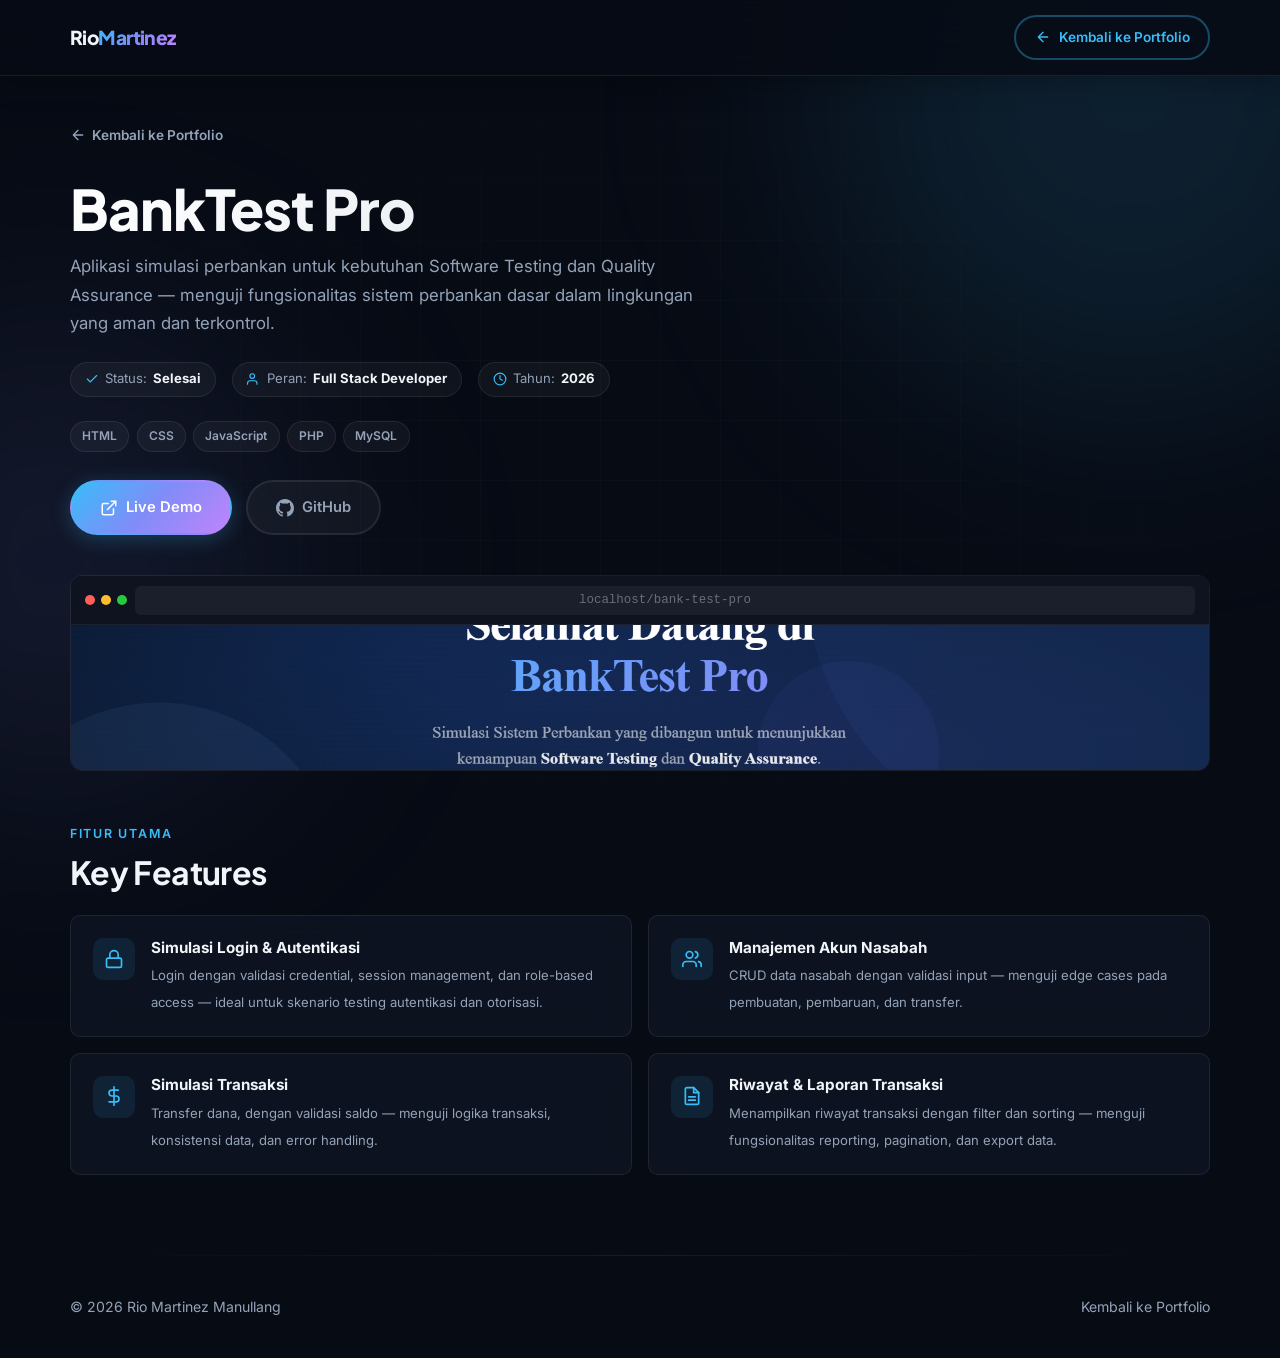
<file: bank-test-pro.html>
<!DOCTYPE html>
<html lang="id">
<head>
  <meta charset="UTF-8">
  <meta name="viewport" content="width=device-width, initial-scale=1.0">
  <meta name="description" content="BankTest Pro — A Banking Quality Assurance Portfolio. Aplikasi simulasi perbankan untuk kebutuhan Software Testing dan Quality Assurance.">
  <title>BankTest Pro — Project Showcase | Rio Martinez</title>
  <link rel="preconnect" href="https://fonts.googleapis.com">
  <link rel="preconnect" href="https://fonts.gstatic.com" crossorigin>
  <link href="https://fonts.googleapis.com/css2?family=Inter:wght@400;500;600;700&family=Plus+Jakarta+Sans:wght@500;600;700;800&display=swap" rel="stylesheet">
  <link rel="stylesheet" href="style.css">
</head>
<body class="project-detail-body">
  <div class="bg-glow bg-glow--1" aria-hidden="true"></div>
  <div class="bg-glow bg-glow--2" aria-hidden="true"></div>
  <div class="bg-grid" aria-hidden="true"></div>
  <div class="scroll-progress" id="scroll-progress" aria-hidden="true"></div>

  <header class="site-header scrolled" id="top">
    <nav class="nav container" aria-label="Navigasi">
      <a href="index.html" class="logo">Rio<span>Martinez</span></a>
      <a href="index.html#projects" class="btn btn-sm btn-outline">
        <svg width="16" height="16" viewBox="0 0 24 24" fill="none" aria-hidden="true"><path d="M19 12H5M12 19l-7-7 7-7" stroke="currentColor" stroke-width="2" stroke-linecap="round" stroke-linejoin="round"/></svg>
        Kembali ke Portfolio
      </a>
    </nav>
  </header>

  <main>
    <section class="project-showcase">
      <div class="container">
        <a href="index.html#projects" class="project-showcase-back">
          <svg width="16" height="16" viewBox="0 0 24 24" fill="none" aria-hidden="true"><path d="M19 12H5M12 19l-7-7 7-7" stroke="currentColor" stroke-width="2" stroke-linecap="round" stroke-linejoin="round"/></svg>
          Kembali ke Portfolio
        </a>

        <div class="project-showcase-header">
          <h1>BankTest Pro</h1>
          <p class="project-showcase-desc">Aplikasi simulasi perbankan untuk kebutuhan Software Testing dan Quality Assurance — menguji fungsionalitas sistem perbankan dasar dalam lingkungan yang aman dan terkontrol.</p>

          <div class="project-showcase-meta">
            <span class="project-showcase-meta-item">
              <svg width="14" height="14" viewBox="0 0 24 24" fill="none" stroke="currentColor" stroke-width="2" stroke-linecap="round"><polyline points="20 6 9 17 4 12"/></svg>
              Status: <strong>Selesai</strong>
            </span>
            <span class="project-showcase-meta-item">
              <svg width="14" height="14" viewBox="0 0 24 24" fill="none" stroke="currentColor" stroke-width="2" stroke-linecap="round"><path d="M17 21v-2a4 4 0 00-4-4H5a4 4 0 00-4 4v2"/><circle cx="9" cy="7" r="4"/></svg>
              Peran: <strong>Full Stack Developer</strong>
            </span>
            <span class="project-showcase-meta-item">
              <svg width="14" height="14" viewBox="0 0 24 24" fill="none" stroke="currentColor" stroke-width="2" stroke-linecap="round"><circle cx="12" cy="12" r="10"/><polyline points="12 6 12 12 16 14"/></svg>
              Tahun: <strong>2026</strong>
            </span>
          </div>

          <ul class="project-showcase-tags">
            <li>HTML</li>
            <li>CSS</li>
            <li>JavaScript</li>
            <li>PHP</li>
            <li>MySQL</li>
          </ul>

          <div class="project-showcase-actions">
            <a href="https://rio-bankingqa.infinityfree.io" class="btn btn-primary">
              <svg width="18" height="18" viewBox="0 0 24 24" fill="none" aria-hidden="true"><path d="M18 13v6a2 2 0 01-2 2H5a2 2 0 01-2-2V8a2 2 0 012-2h6M15 3h6v6M10 14L21 3" stroke="currentColor" stroke-width="2" stroke-linecap="round"/></svg>
              Live Demo
            </a>
            <a href="#" class="btn btn-ghost">
              <svg width="18" height="18" viewBox="0 0 24 24" fill="currentColor" aria-hidden="true"><path d="M12 0C5.37 0 0 5.37 0 12c0 5.31 3.435 9.795 8.205 11.385.6.105.825-.255.825-.57 0-.285-.015-1.23-.015-2.235-3.015.555-3.795-.735-4.035-1.395-.135-.345-.72-1.395-1.23-1.665-.42-.225-1.02-.78-.015-.795.945-.015 1.62.87 1.845 1.23 1.08 1.815 2.805 1.305 3.495.99.105-.78.42-1.305.765-1.605-2.67-.3-5.46-1.335-5.46-5.925 0-1.305.465-2.385 1.23-3.225-.12-.3-.54-1.53.12-3.18 0 0 1.005-.315 3.3 1.23.96-.27 1.98-.405 3-.405s2.04.135 3 .405c2.295-1.56 3.3-1.23 3.3-1.23.66 1.65.24 2.88.12 3.18.765.84 1.23 1.905 1.23 3.225 0 4.605-2.805 5.625-5.475 5.925.435.375.81 1.095.81 2.22 0 1.605-.015 2.895-.015 3.3 0 .315.225.69.825.57A12.02 12.02 0 0024 12c0-6.63-5.37-12-12-12z"/></svg>
              GitHub
            </a>
          </div>
        </div>

        <div class="project-showcase-preview">
          <div class="browser-mockup">
            <div class="browser-bar" aria-hidden="true">
              <div class="browser-dots">
                <span class="browser-dot browser-dot--red"></span>
                <span class="browser-dot browser-dot--yellow"></span>
                <span class="browser-dot browser-dot--green"></span>
              </div>
              <span class="browser-url">localhost/bank-test-pro</span>
            </div>
            <div class="browser-content">
              <img src="assets/bank-test.png" alt="BankTest Pro preview" class="project-preview-img" loading="lazy">
            </div>
          </div>
        </div>

        <div class="project-showcase-features">
          <div class="project-showcase-features-header">
            <span class="section-label">Fitur Utama</span>
            <h2>Key Features</h2>
          </div>
          <div class="project-showcase-features-grid">
            <div class="project-showcase-feature">
              <div class="project-showcase-feature-icon">
                <svg width="20" height="20" viewBox="0 0 24 24" fill="none" stroke="currentColor" stroke-width="2" stroke-linecap="round"><rect x="3" y="11" width="18" height="11" rx="2" ry="2"/><path d="M7 11V7a5 5 0 0110 0v4"/></svg>
              </div>
              <div class="project-showcase-feature-text">
                <strong>Simulasi Login &amp; Autentikasi</strong>
                <span>Login dengan validasi credential, session management, dan role-based access — ideal untuk skenario testing autentikasi dan otorisasi.</span>
              </div>
            </div>
            <div class="project-showcase-feature">
              <div class="project-showcase-feature-icon">
                <svg width="20" height="20" viewBox="0 0 24 24" fill="none" stroke="currentColor" stroke-width="2" stroke-linecap="round"><path d="M17 21v-2a4 4 0 00-4-4H5a4 4 0 00-4 4v2"/><circle cx="9" cy="7" r="4"/><path d="M23 21v-2a4 4 0 00-3-3.87M16 3.13a4 4 0 010 7.75"/></svg>
              </div>
              <div class="project-showcase-feature-text">
                <strong>Manajemen Akun Nasabah</strong>
                <span>CRUD data nasabah dengan validasi input — menguji edge cases pada pembuatan, pembaruan, dan transfer.</span>
              </div>
            </div>
            <div class="project-showcase-feature">
              <div class="project-showcase-feature-icon">
                <svg width="20" height="20" viewBox="0 0 24 24" fill="none" stroke="currentColor" stroke-width="2" stroke-linecap="round"><line x1="12" y1="1" x2="12" y2="23"/><path d="M17 5H9.5a3.5 3.5 0 000 7h5a3.5 3.5 0 010 7H6"/></svg>
              </div>
              <div class="project-showcase-feature-text">
                <strong>Simulasi Transaksi</strong>
                <span>Transfer dana, dengan validasi saldo — menguji logika transaksi, konsistensi data, dan error handling.</span>
              </div>
            </div>
            <div class="project-showcase-feature">
              <div class="project-showcase-feature-icon">
                <svg width="20" height="20" viewBox="0 0 24 24" fill="none" stroke="currentColor" stroke-width="2" stroke-linecap="round"><path d="M14 2H6a2 2 0 00-2 2v16a2 2 0 002 2h12a2 2 0 002-2V8z"/><polyline points="14 2 14 8 20 8"/><line x1="16" y1="13" x2="8" y2="13"/><line x1="16" y1="17" x2="8" y2="17"/></svg>
              </div>
              <div class="project-showcase-feature-text">
                <strong>Riwayat &amp; Laporan Transaksi</strong>
                <span>Menampilkan riwayat transaksi dengan filter dan sorting — menguji fungsionalitas reporting, pagination, dan export data.</span>
              </div>
            </div>
          </div>
        </div>
      </div>
    </section>
  </main>

  <footer class="site-footer">
    <div class="container footer-inner">
      <p>&copy; <span id="year"></span> Rio Martinez Manullang</p>
      <a href="index.html#projects">Kembali ke Portfolio</a>
    </div>
  </footer>

  <script>
    document.getElementById('year').textContent = new Date().getFullYear();
    var progressBar = document.getElementById('scroll-progress');
    window.addEventListener('scroll', function() { var st = window.scrollY; var dh = document.documentElement.scrollHeight - window.innerHeight; progressBar.style.width = (st / dh) * 100 + '%'; }, { passive: true });
  </script>
</body>
</html>
</file>
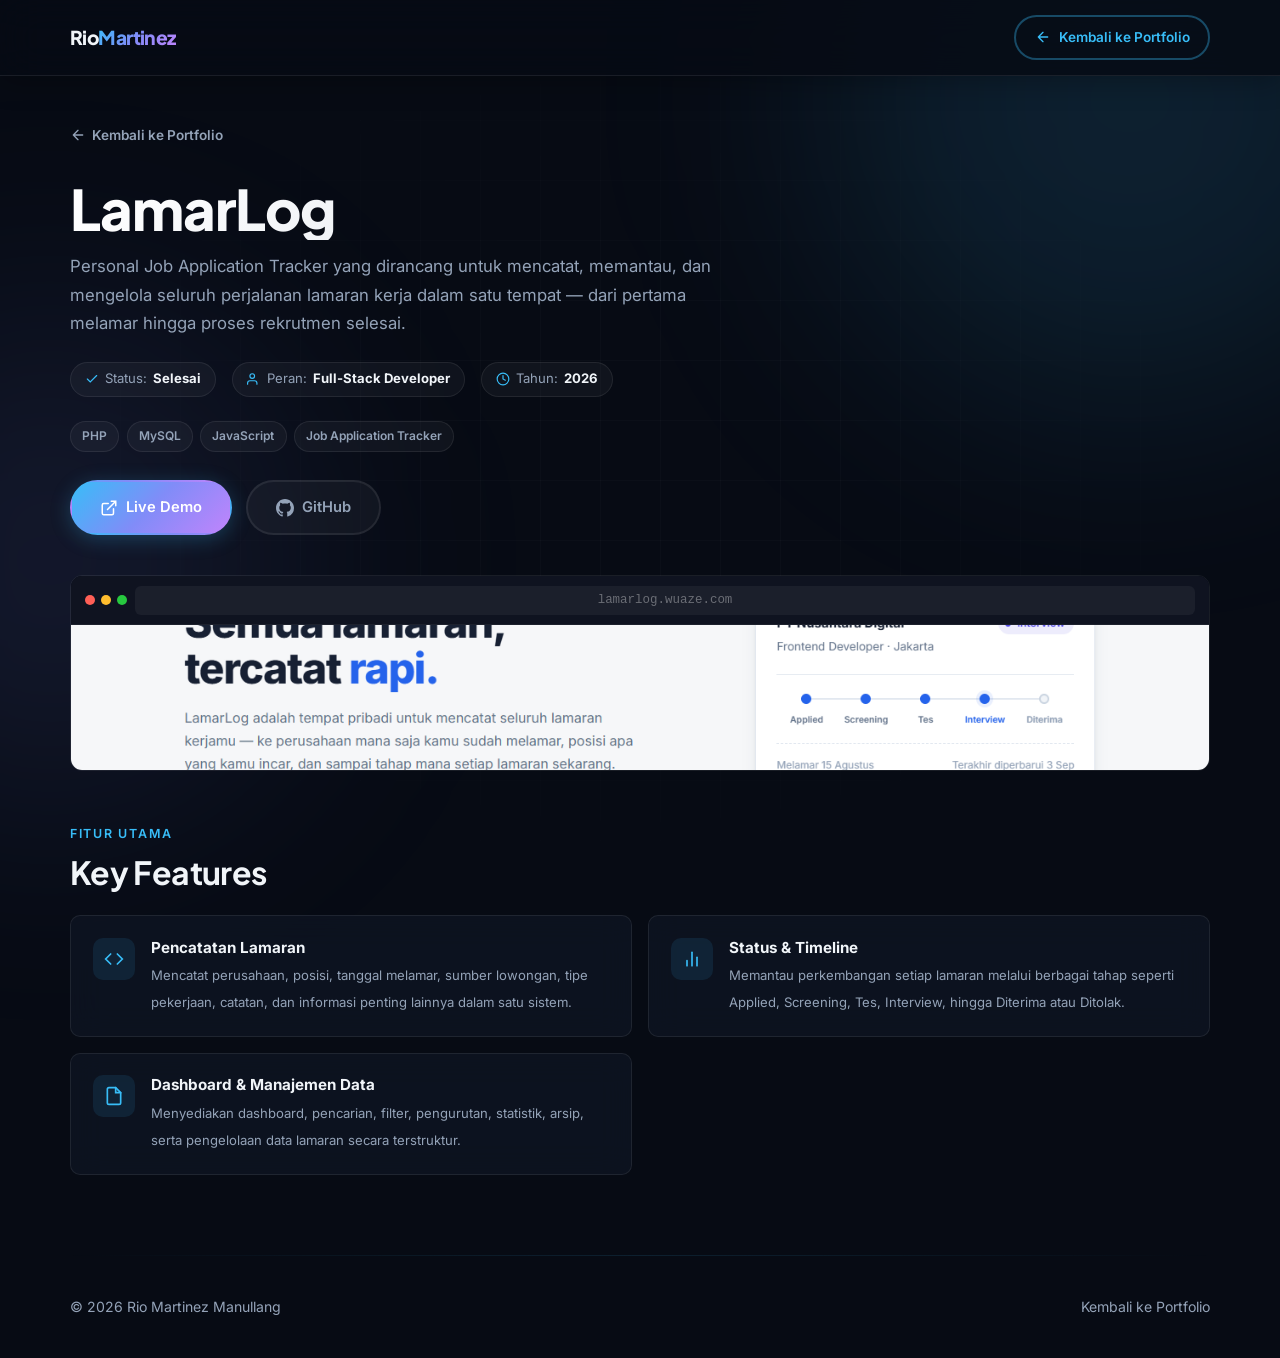
<file: bootcamp-revou.html>
<!DOCTYPE html>
<html lang="id">
<head>
  <meta charset="UTF-8">
  <meta name="viewport" content="width=device-width, initial-scale=1.0">
  <meta name="description" content="LamarLog — Personal Job Application Tracker untuk mencatat, memantau, dan mengelola perjalanan lamaran kerja dalam satu tempat.">
  <title>LamarLog — Personal Job Application Tracker | Rio Martinez</title>
  <link rel="preconnect" href="https://fonts.googleapis.com">
  <link rel="preconnect" href="https://fonts.gstatic.com" crossorigin>
  <link href="https://fonts.googleapis.com/css2?family=Inter:wght@400;500;600;700&family=Plus+Jakarta+Sans:wght@500;600;700;800&display=swap" rel="stylesheet">
  <link rel="stylesheet" href="style.css">
</head>
<body class="project-detail-body">
  <div class="bg-glow bg-glow--1" aria-hidden="true"></div>
  <div class="bg-glow bg-glow--2" aria-hidden="true"></div>
  <div class="bg-grid" aria-hidden="true"></div>
  <div class="scroll-progress" id="scroll-progress" aria-hidden="true"></div>

  <header class="site-header scrolled" id="top">
    <nav class="nav container" aria-label="Navigasi">
      <a href="index.html" class="logo">Rio<span>Martinez</span></a>
      <a href="index.html#projects" class="btn btn-sm btn-outline">
        <svg width="16" height="16" viewBox="0 0 24 24" fill="none" aria-hidden="true"><path d="M19 12H5M12 19l-7-7 7-7" stroke="currentColor" stroke-width="2" stroke-linecap="round" stroke-linejoin="round"/></svg>
        Kembali ke Portfolio
      </a>
    </nav>
  </header>

  <main>
    <section class="project-showcase">
      <div class="container">
        <a href="index.html#projects" class="project-showcase-back">
          <svg width="16" height="16" viewBox="0 0 24 24" fill="none" aria-hidden="true"><path d="M19 12H5M12 19l-7-7 7-7" stroke="currentColor" stroke-width="2" stroke-linecap="round" stroke-linejoin="round"/></svg>
          Kembali ke Portfolio
        </a>

        <div class="project-showcase-header">
          <h1>LamarLog</h1>
          <p class="project-showcase-desc">Personal Job Application Tracker yang dirancang untuk mencatat, memantau, dan mengelola seluruh perjalanan lamaran kerja dalam satu tempat — dari pertama melamar hingga proses rekrutmen selesai.</p>

          <div class="project-showcase-meta">
            <span class="project-showcase-meta-item">
              <svg width="14" height="14" viewBox="0 0 24 24" fill="none" stroke="currentColor" stroke-width="2" stroke-linecap="round"><polyline points="20 6 9 17 4 12"/></svg>
              Status: <strong>Selesai</strong>
            </span>
            <span class="project-showcase-meta-item">
              <svg width="14" height="14" viewBox="0 0 24 24" fill="none" stroke="currentColor" stroke-width="2" stroke-linecap="round"><path d="M17 21v-2a4 4 0 00-4-4H5a4 4 0 00-4 4v2"/><circle cx="9" cy="7" r="4"/></svg>
              Peran: <strong>Full-Stack Developer</strong>
            </span>
            <span class="project-showcase-meta-item">
              <svg width="14" height="14" viewBox="0 0 24 24" fill="none" stroke="currentColor" stroke-width="2" stroke-linecap="round"><circle cx="12" cy="12" r="10"/><polyline points="12 6 12 12 16 14"/></svg>
              Tahun: <strong>2026</strong>
            </span>
          </div>

          <ul class="project-showcase-tags">
            <li>PHP</li>
            <li>MySQL</li>
            <li>JavaScript</li>
            <li>Job Application Tracker</li>
          </ul>

          <div class="project-showcase-actions">
            <a href="https://lamarlog.wuaze.com/" class="btn btn-primary" target="_blank" rel="noopener noreferrer">
              <svg width="18" height="18" viewBox="0 0 24 24" fill="none" aria-hidden="true"><path d="M18 13v6a2 2 0 01-2 2H5a2 2 0 01-2-2V8a2 2 0 012-2h6M15 3h6v6M10 14L21 3" stroke="currentColor" stroke-width="2" stroke-linecap="round"/></svg>
              Live Demo
            </a>
            <a href="#" class="btn btn-ghost">
              <svg width="18" height="18" viewBox="0 0 24 24" fill="currentColor" aria-hidden="true"><path d="M12 0C5.37 0 0 5.37 0 12c0 5.31 3.435 9.795 8.205 11.385.6.105.825-.255.825-.57 0-.285-.015-1.23-.015-2.235-3.015.555-3.795-.735-4.035-1.395-.135-.345-.72-1.395-1.23-1.665-.42-.225-1.02-.78-.015-.795.945-.015 1.62.87 1.845 1.23 1.08 1.815 2.805 1.305 3.495.99.105-.78.42-1.305.765-1.605-2.67-.3-5.46-1.335-5.46-5.925 0-1.305.465-2.385 1.23-3.225-.12-.3-.54-1.53.12-3.18 0 0 1.005-.315 3.3 1.23.96-.27 1.98-.405 3-.405s2.04.135 3 .405c2.295-1.56 3.3-1.23 3.3-1.23.66 1.65.24 2.88.12 3.18.765.84 1.23 1.905 1.23 3.225 0 4.605-2.805 5.625-5.475 5.925.435.375.81 1.095.81 2.22 0 1.605-.015 2.895-.015 3.3 0 .315.225.69.825.57A12.02 12.02 0 0024 12c0-6.63-5.37-12-12-12z"/></svg>
              GitHub
            </a>
          </div>
        </div>

        <div class="project-showcase-preview">
          <div class="browser-mockup">
            <div class="browser-bar" aria-hidden="true">
              <div class="browser-dots">
                <span class="browser-dot browser-dot--red"></span>
                <span class="browser-dot browser-dot--yellow"></span>
                <span class="browser-dot browser-dot--green"></span>
              </div>
              <span class="browser-url">lamarlog.wuaze.com</span>
            </div>
            <div class="browser-content">
              <img src="assets/lamar-log.png" alt="LamarLog Personal Job Application Tracker preview" class="project-preview-img" loading="lazy">
            </div>
          </div>
        </div>

        <div class="project-showcase-features">
          <div class="project-showcase-features-header">
            <span class="section-label">Fitur Utama</span>
            <h2>Key Features</h2>
          </div>
          <div class="project-showcase-features-grid">
            <div class="project-showcase-feature">
              <div class="project-showcase-feature-icon">
                <svg width="20" height="20" viewBox="0 0 24 24" fill="none" stroke="currentColor" stroke-width="2" stroke-linecap="round"><polyline points="16 18 22 12 16 6"/><polyline points="8 6 2 12 8 18"/></svg>
              </div>
              <div class="project-showcase-feature-text">
                <strong>Pencatatan Lamaran</strong>
                <span>Mencatat perusahaan, posisi, tanggal melamar, sumber lowongan, tipe pekerjaan, catatan, dan informasi penting lainnya dalam satu sistem.</span>
              </div>
            </div>

            <div class="project-showcase-feature">
              <div class="project-showcase-feature-icon">
                <svg width="20" height="20" viewBox="0 0 24 24" fill="none" stroke="currentColor" stroke-width="2" stroke-linecap="round"><line x1="18" y1="20" x2="18" y2="10"/><line x1="12" y1="20" x2="12" y2="4"/><line x1="6" y1="20" x2="6" y2="14"/></svg>
              </div>
              <div class="project-showcase-feature-text">
                <strong>Status &amp; Timeline</strong>
                <span>Memantau perkembangan setiap lamaran melalui berbagai tahap seperti Applied, Screening, Tes, Interview, hingga Diterima atau Ditolak.</span>
              </div>
            </div>

            <div class="project-showcase-feature">
              <div class="project-showcase-feature-icon">
                <svg width="20" height="20" viewBox="0 0 24 24" fill="none" stroke="currentColor" stroke-width="2" stroke-linecap="round"><path d="M14 2H6a2 2 0 00-2 2v16a2 2 0 002 2h12a2 2 0 002-2V8z"/><polyline points="14 2 14 8 20 8"/></svg>
              </div>
              <div class="project-showcase-feature-text">
                <strong>Dashboard &amp; Manajemen Data</strong>
                <span>Menyediakan dashboard, pencarian, filter, pengurutan, statistik, arsip, serta pengelolaan data lamaran secara terstruktur.</span>
              </div>
            </div>
          </div>
        </div>
      </div>
    </section>
  </main>

  <footer class="site-footer">
    <div class="container footer-inner">
      <p>&copy; <span id="year"></span> Rio Martinez Manullang</p>
      <a href="index.html#projects">Kembali ke Portfolio</a>
    </div>
  </footer>

  <script>
    document.getElementById('year').textContent = new Date().getFullYear();
    var progressBar = document.getElementById('scroll-progress');
    window.addEventListener('scroll', function() { var st = window.scrollY; var dh = document.documentElement.scrollHeight - window.innerHeight; progressBar.style.width = (st / dh) * 100 + '%'; }, { passive: true });
  </script>
</body>
</html>
</file>
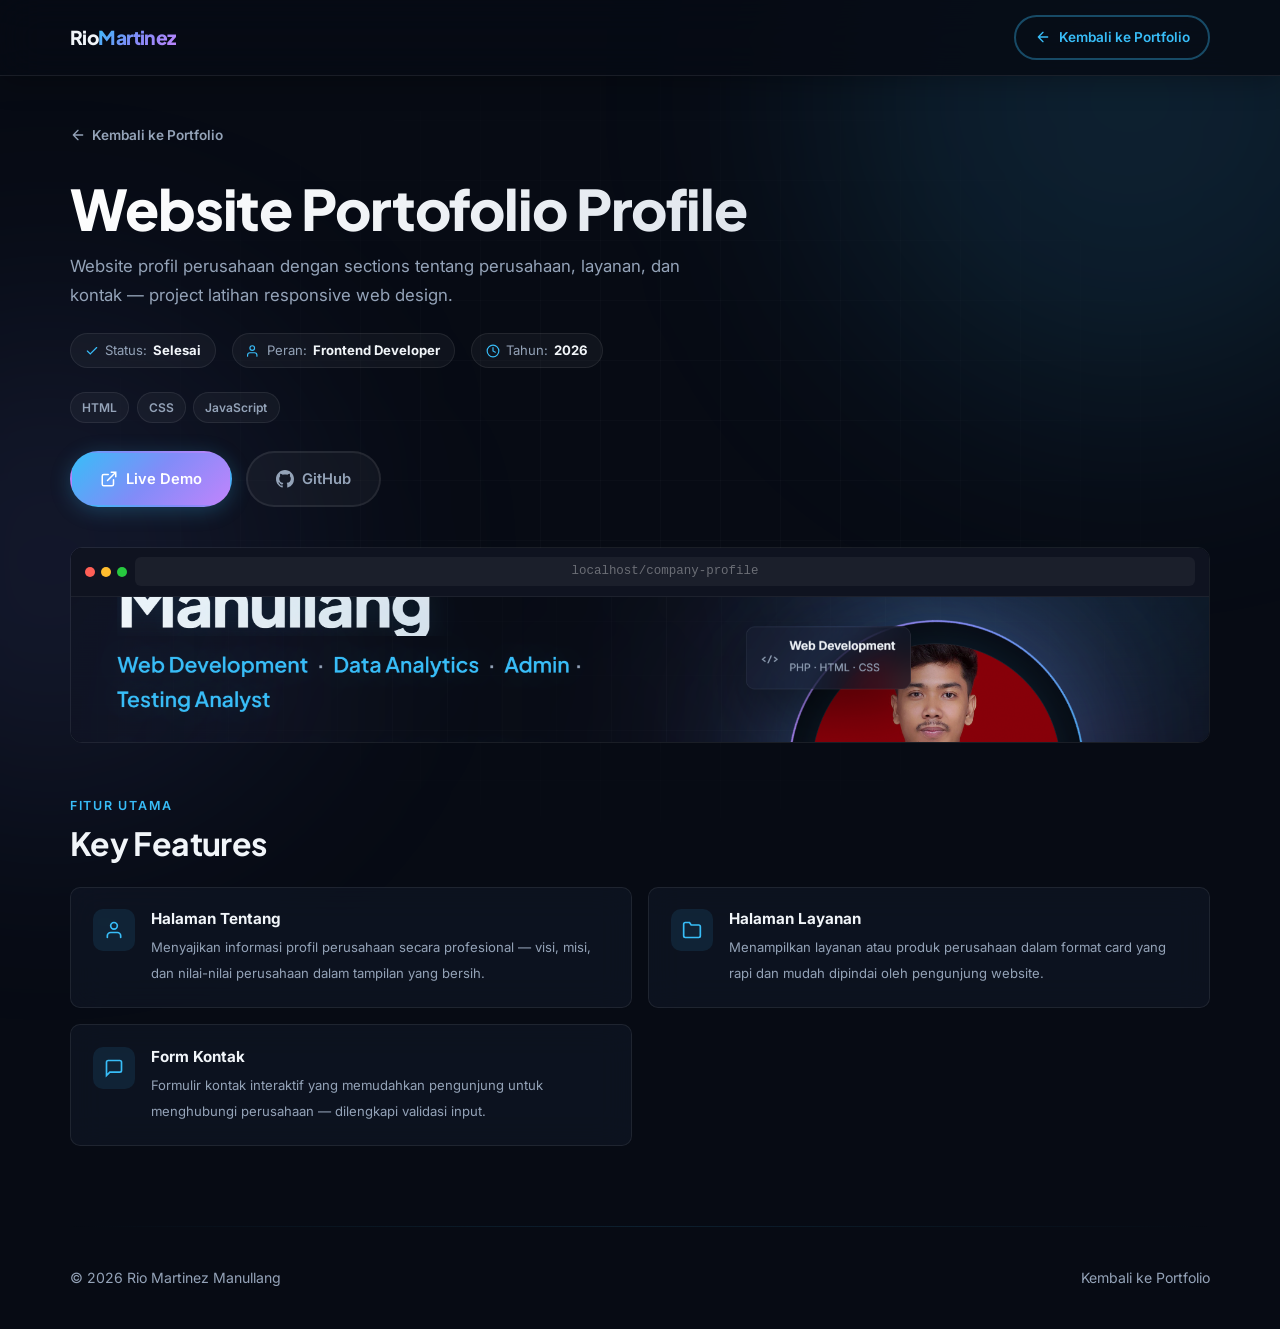
<file: company-profile.html>
<!DOCTYPE html>
<html lang="id">
<head>
  <meta charset="UTF-8">
  <meta name="viewport" content="width=device-width, initial-scale=1.0">
  <meta name="description" content="Website Company Profile — Profil perusahaan dengan sections tentang, layanan, dan kontak.">
  <title>Website portofolio Profile — Project Showcase | Rio Martinez</title>
  <link rel="preconnect" href="https://fonts.googleapis.com">
  <link rel="preconnect" href="https://fonts.gstatic.com" crossorigin>
  <link href="https://fonts.googleapis.com/css2?family=Inter:wght@400;500;600;700&family=Plus+Jakarta+Sans:wght@500;600;700;800&display=swap" rel="stylesheet">
  <link rel="stylesheet" href="style.css">
</head>
<body class="project-detail-body">
  <div class="bg-glow bg-glow--1" aria-hidden="true"></div>
  <div class="bg-glow bg-glow--2" aria-hidden="true"></div>
  <div class="bg-grid" aria-hidden="true"></div>
  <div class="scroll-progress" id="scroll-progress" aria-hidden="true"></div>

  <header class="site-header scrolled" id="top">
    <nav class="nav container" aria-label="Navigasi">
      <a href="index.html" class="logo">Rio<span>Martinez</span></a>
      <a href="index.html#projects" class="btn btn-sm btn-outline">
        <svg width="16" height="16" viewBox="0 0 24 24" fill="none" aria-hidden="true"><path d="M19 12H5M12 19l-7-7 7-7" stroke="currentColor" stroke-width="2" stroke-linecap="round" stroke-linejoin="round"/></svg>
        Kembali ke Portfolio
      </a>
    </nav>
  </header>

  <main>
    <section class="project-showcase">
      <div class="container">
        <a href="index.html#projects" class="project-showcase-back">
          <svg width="16" height="16" viewBox="0 0 24 24" fill="none" aria-hidden="true"><path d="M19 12H5M12 19l-7-7 7-7" stroke="currentColor" stroke-width="2" stroke-linecap="round" stroke-linejoin="round"/></svg>
          Kembali ke Portfolio
        </a>

        <div class="project-showcase-header">
          <h1>Website Portofolio Profile</h1>
          <p class="project-showcase-desc">Website profil perusahaan dengan sections tentang perusahaan, layanan, dan kontak — project latihan responsive web design.</p>

          <div class="project-showcase-meta">
            <span class="project-showcase-meta-item">
              <svg width="14" height="14" viewBox="0 0 24 24" fill="none" stroke="currentColor" stroke-width="2" stroke-linecap="round"><polyline points="20 6 9 17 4 12"/></svg>
              Status: <strong>Selesai</strong>
            </span>
            <span class="project-showcase-meta-item">
              <svg width="14" height="14" viewBox="0 0 24 24" fill="none" stroke="currentColor" stroke-width="2" stroke-linecap="round"><path d="M17 21v-2a4 4 0 00-4-4H5a4 4 0 00-4 4v2"/><circle cx="9" cy="7" r="4"/></svg>
              Peran: <strong>Frontend Developer</strong>
            </span>
            <span class="project-showcase-meta-item">
              <svg width="14" height="14" viewBox="0 0 24 24" fill="none" stroke="currentColor" stroke-width="2" stroke-linecap="round"><circle cx="12" cy="12" r="10"/><polyline points="12 6 12 12 16 14"/></svg>
              Tahun: <strong>2026</strong>
            </span>
          </div>

          <ul class="project-showcase-tags">
            <li>HTML</li>
            <li>CSS</li>
            <li>JavaScript</li>
          </ul>

          <div class="project-showcase-actions">
            <a href="https://riomartinez29.github.io" class="btn btn-primary">
              <svg width="18" height="18" viewBox="0 0 24 24" fill="none" aria-hidden="true"><path d="M18 13v6a2 2 0 01-2 2H5a2 2 0 01-2-2V8a2 2 0 012-2h6M15 3h6v6M10 14L21 3" stroke="currentColor" stroke-width="2" stroke-linecap="round"/></svg>
              Live Demo
            </a>
            <a href="#" class="btn btn-ghost">
              <svg width="18" height="18" viewBox="0 0 24 24" fill="currentColor" aria-hidden="true"><path d="M12 0C5.37 0 0 5.37 0 12c0 5.31 3.435 9.795 8.205 11.385.6.105.825-.255.825-.57 0-.285-.015-1.23-.015-2.235-3.015.555-3.795-.735-4.035-1.395-.135-.345-.72-1.395-1.23-1.665-.42-.225-1.02-.78-.015-.795.945-.015 1.62.87 1.845 1.23 1.08 1.815 2.805 1.305 3.495.99.105-.78.42-1.305.765-1.605-2.67-.3-5.46-1.335-5.46-5.925 0-1.305.465-2.385 1.23-3.225-.12-.3-.54-1.53.12-3.18 0 0 1.005-.315 3.3 1.23.96-.27 1.98-.405 3-.405s2.04.135 3 .405c2.295-1.56 3.3-1.23 3.3-1.23.66 1.65.24 2.88.12 3.18.765.84 1.23 1.905 1.23 3.225 0 4.605-2.805 5.625-5.475 5.925.435.375.81 1.095.81 2.22 0 1.605-.015 2.895-.015 3.3 0 .315.225.69.825.57A12.02 12.02 0 0024 12c0-6.63-5.37-12-12-12z"/></svg>
              GitHub
            </a>
          </div>
        </div>

        <div class="project-showcase-preview">
          <div class="browser-mockup">
            <div class="browser-bar" aria-hidden="true">
              <div class="browser-dots">
                <span class="browser-dot browser-dot--red"></span>
                <span class="browser-dot browser-dot--yellow"></span>
                <span class="browser-dot browser-dot--green"></span>
              </div>
              <span class="browser-url">localhost/company-profile</span>
            </div>
            <div class="browser-content">
              <img src="assets/portofolio.png" alt="Website Company Profile preview" class="project-preview-img" loading="lazy">
            </div>
          </div>
        </div>

        <div class="project-showcase-features">
          <div class="project-showcase-features-header">
            <span class="section-label">Fitur Utama</span>
            <h2>Key Features</h2>
          </div>
          <div class="project-showcase-features-grid">
            <div class="project-showcase-feature">
              <div class="project-showcase-feature-icon">
                <svg width="20" height="20" viewBox="0 0 24 24" fill="none" stroke="currentColor" stroke-width="2" stroke-linecap="round"><path d="M20 21v-2a4 4 0 00-4-4H8a4 4 0 00-4 4v2"/><circle cx="12" cy="7" r="4"/></svg>
              </div>
              <div class="project-showcase-feature-text">
                <strong>Halaman Tentang</strong>
                <span>Menyajikan informasi profil perusahaan secara profesional — visi, misi, dan nilai-nilai perusahaan dalam tampilan yang bersih.</span>
              </div>
            </div>
            <div class="project-showcase-feature">
              <div class="project-showcase-feature-icon">
                <svg width="20" height="20" viewBox="0 0 24 24" fill="none" stroke="currentColor" stroke-width="2" stroke-linecap="round"><path d="M22 19a2 2 0 01-2 2H4a2 2 0 01-2-2V5a2 2 0 012-2h5l2 3h9a2 2 0 012 2z"/></svg>
              </div>
              <div class="project-showcase-feature-text">
                <strong>Halaman Layanan</strong>
                <span>Menampilkan layanan atau produk perusahaan dalam format card yang rapi dan mudah dipindai oleh pengunjung website.</span>
              </div>
            </div>
            <div class="project-showcase-feature">
              <div class="project-showcase-feature-icon">
                <svg width="20" height="20" viewBox="0 0 24 24" fill="none" stroke="currentColor" stroke-width="2" stroke-linecap="round"><path d="M21 15a2 2 0 01-2 2H7l-4 4V5a2 2 0 012-2h14a2 2 0 012 2z"/></svg>
              </div>
              <div class="project-showcase-feature-text">
                <strong>Form Kontak</strong>
                <span>Formulir kontak interaktif yang memudahkan pengunjung untuk menghubungi perusahaan — dilengkapi validasi input.</span>
              </div>
            </div>
          </div>
        </div>
      </div>
    </section>
  </main>

  <footer class="site-footer">
    <div class="container footer-inner">
      <p>&copy; <span id="year"></span> Rio Martinez Manullang</p>
      <a href="index.html#projects">Kembali ke Portfolio</a>
    </div>
  </footer>

  <script>
    document.getElementById('year').textContent = new Date().getFullYear();
    var progressBar = document.getElementById('scroll-progress');
    window.addEventListener('scroll', function() { var st = window.scrollY; var dh = document.documentElement.scrollHeight - window.innerHeight; progressBar.style.width = (st / dh) * 100 + '%'; }, { passive: true });
  </script>
</body>
</html>
</file>
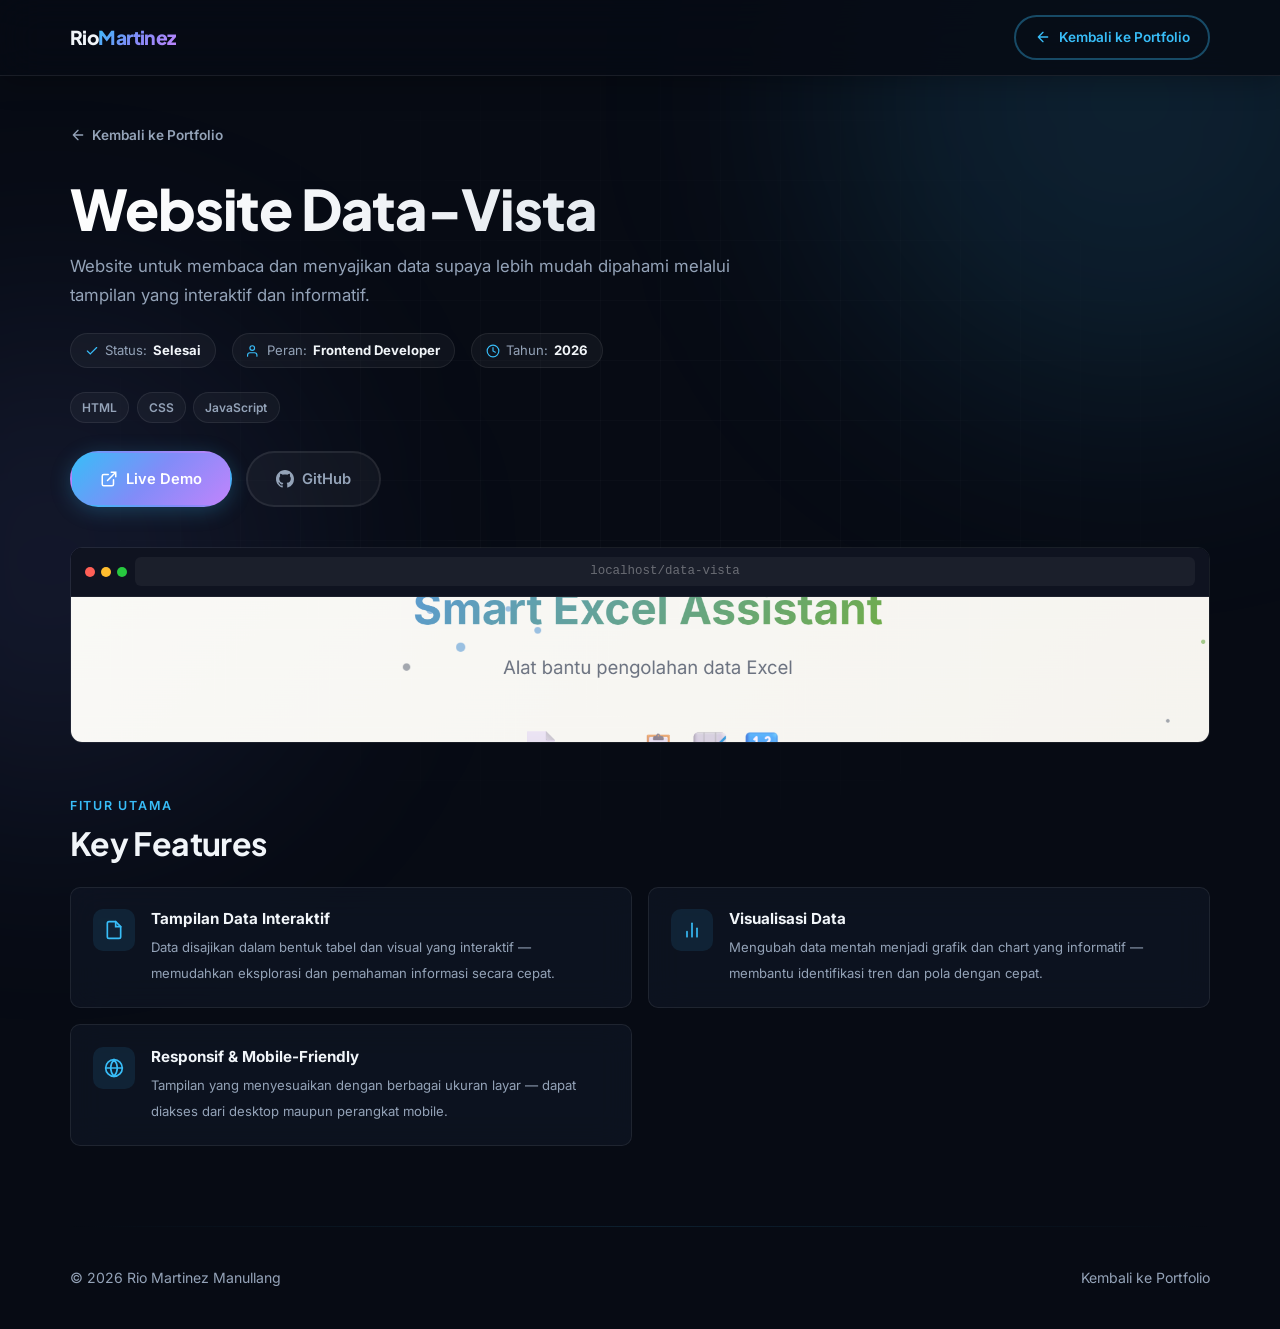
<file: data-vista.html>
<!DOCTYPE html>
<html lang="id">
<head>
  <meta charset="UTF-8">
  <meta name="viewport" content="width=device-width, initial-scale=1.0">
  <meta name="description" content="Website Data-Vista — Membaca dan menyajikan data dalam tampilan yang interaktif dan informatif.">
  <title>Website Data-Vista — Project Showcase | Rio Martinez</title>
  <link rel="preconnect" href="https://fonts.googleapis.com">
  <link rel="preconnect" href="https://fonts.gstatic.com" crossorigin>
  <link href="https://fonts.googleapis.com/css2?family=Inter:wght@400;500;600;700&family=Plus+Jakarta+Sans:wght@500;600;700;800&display=swap" rel="stylesheet">
  <link rel="stylesheet" href="style.css">
</head>
<body class="project-detail-body">
  <div class="bg-glow bg-glow--1" aria-hidden="true"></div>
  <div class="bg-glow bg-glow--2" aria-hidden="true"></div>
  <div class="bg-grid" aria-hidden="true"></div>
  <div class="scroll-progress" id="scroll-progress" aria-hidden="true"></div>

  <header class="site-header scrolled" id="top">
    <nav class="nav container" aria-label="Navigasi">
      <a href="index.html" class="logo">Rio<span>Martinez</span></a>
      <a href="index.html#projects" class="btn btn-sm btn-outline">
        <svg width="16" height="16" viewBox="0 0 24 24" fill="none" aria-hidden="true"><path d="M19 12H5M12 19l-7-7 7-7" stroke="currentColor" stroke-width="2" stroke-linecap="round" stroke-linejoin="round"/></svg>
        Kembali ke Portfolio
      </a>
    </nav>
  </header>

  <main>
    <section class="project-showcase">
      <div class="container">
        <a href="index.html#projects" class="project-showcase-back">
          <svg width="16" height="16" viewBox="0 0 24 24" fill="none" aria-hidden="true"><path d="M19 12H5M12 19l-7-7 7-7" stroke="currentColor" stroke-width="2" stroke-linecap="round" stroke-linejoin="round"/></svg>
          Kembali ke Portfolio
        </a>

        <div class="project-showcase-header">
          <h1>Website Data-Vista</h1>
          <p class="project-showcase-desc">Website untuk membaca dan menyajikan data supaya lebih mudah dipahami melalui tampilan yang interaktif dan informatif.</p>

          <div class="project-showcase-meta">
            <span class="project-showcase-meta-item">
              <svg width="14" height="14" viewBox="0 0 24 24" fill="none" stroke="currentColor" stroke-width="2" stroke-linecap="round"><polyline points="20 6 9 17 4 12"/></svg>
              Status: <strong>Selesai</strong>
            </span>
            <span class="project-showcase-meta-item">
              <svg width="14" height="14" viewBox="0 0 24 24" fill="none" stroke="currentColor" stroke-width="2" stroke-linecap="round"><path d="M17 21v-2a4 4 0 00-4-4H5a4 4 0 00-4 4v2"/><circle cx="9" cy="7" r="4"/></svg>
              Peran: <strong>Frontend Developer</strong>
            </span>
            <span class="project-showcase-meta-item">
              <svg width="14" height="14" viewBox="0 0 24 24" fill="none" stroke="currentColor" stroke-width="2" stroke-linecap="round"><circle cx="12" cy="12" r="10"/><polyline points="12 6 12 12 16 14"/></svg>
              Tahun: <strong>2026</strong>
            </span>
          </div>

          <ul class="project-showcase-tags">
            <li>HTML</li>
            <li>CSS</li>
            <li>JavaScript</li>
          </ul>

          <div class="project-showcase-actions">
            <a href="https://riomartinez29.github.io/data-vista/" class="btn btn-primary" target="_blank" rel="noopener noreferrer">
              <svg width="18" height="18" viewBox="0 0 24 24" fill="none" aria-hidden="true"><path d="M18 13v6a2 2 0 01-2 2H5a2 2 0 01-2-2V8a2 2 0 012-2h6M15 3h6v6M10 14L21 3" stroke="currentColor" stroke-width="2" stroke-linecap="round"/></svg>
              Live Demo
            </a>
            <a href="#" class="btn btn-ghost">
              <svg width="18" height="18" viewBox="0 0 24 24" fill="currentColor" aria-hidden="true"><path d="M12 0C5.37 0 0 5.37 0 12c0 5.31 3.435 9.795 8.205 11.385.6.105.825-.255.825-.57 0-.285-.015-1.23-.015-2.235-3.015.555-3.795-.735-4.035-1.395-.135-.345-.72-1.395-1.23-1.665-.42-.225-1.02-.78-.015-.795.945-.015 1.62.87 1.845 1.23 1.08 1.815 2.805 1.305 3.495.99.105-.78.42-1.305.765-1.605-2.67-.3-5.46-1.335-5.46-5.925 0-1.305.465-2.385 1.23-3.225-.12-.3-.54-1.53.12-3.18 0 0 1.005-.315 3.3 1.23.96-.27 1.98-.405 3-.405s2.04.135 3 .405c2.295-1.56 3.3-1.23 3.3-1.23.66 1.65.24 2.88.12 3.18.765.84 1.23 1.905 1.23 3.225 0 4.605-2.805 5.625-5.475 5.925.435.375.81 1.095.81 2.22 0 1.605-.015 2.895-.015 3.3 0 .315.225.69.825.57A12.02 12.02 0 0024 12c0-6.63-5.37-12-12-12z"/></svg>
              GitHub
            </a>
          </div>
        </div>

        <div class="project-showcase-preview">
          <div class="browser-mockup">
            <div class="browser-bar" aria-hidden="true">
              <div class="browser-dots">
                <span class="browser-dot browser-dot--red"></span>
                <span class="browser-dot browser-dot--yellow"></span>
                <span class="browser-dot browser-dot--green"></span>
              </div>
              <span class="browser-url">localhost/data-vista</span>
            </div>
            <div class="browser-content">
              <img src="assets/smart-excel.png" alt="Website Data-Vista preview" class="project-preview-img" loading="lazy">
            </div>
          </div>
        </div>

        <div class="project-showcase-features">
          <div class="project-showcase-features-header">
            <span class="section-label">Fitur Utama</span>
            <h2>Key Features</h2>
          </div>
          <div class="project-showcase-features-grid">
            <div class="project-showcase-feature">
              <div class="project-showcase-feature-icon">
                <svg width="20" height="20" viewBox="0 0 24 24" fill="none" stroke="currentColor" stroke-width="2" stroke-linecap="round"><path d="M14 2H6a2 2 0 00-2 2v16a2 2 0 002 2h12a2 2 0 002-2V8z"/><polyline points="14 2 14 8 20 8"/></svg>
              </div>
              <div class="project-showcase-feature-text">
                <strong>Tampilan Data Interaktif</strong>
                <span>Data disajikan dalam bentuk tabel dan visual yang interaktif — memudahkan eksplorasi dan pemahaman informasi secara cepat.</span>
              </div>
            </div>
            <div class="project-showcase-feature">
              <div class="project-showcase-feature-icon">
                <svg width="20" height="20" viewBox="0 0 24 24" fill="none" stroke="currentColor" stroke-width="2" stroke-linecap="round"><line x1="18" y1="20" x2="18" y2="10"/><line x1="12" y1="20" x2="12" y2="4"/><line x1="6" y1="20" x2="6" y2="14"/></svg>
              </div>
              <div class="project-showcase-feature-text">
                <strong>Visualisasi Data</strong>
                <span>Mengubah data mentah menjadi grafik dan chart yang informatif — membantu identifikasi tren dan pola dengan cepat.</span>
              </div>
            </div>
            <div class="project-showcase-feature">
              <div class="project-showcase-feature-icon">
                <svg width="20" height="20" viewBox="0 0 24 24" fill="none" stroke="currentColor" stroke-width="2" stroke-linecap="round"><circle cx="12" cy="12" r="10"/><path d="M2 12h20M12 2a15.3 15.3 0 014 10 15.3 15.3 0 01-4 10 15.3 15.3 0 01-4-10 15.3 15.3 0 014-10z"/></svg>
              </div>
              <div class="project-showcase-feature-text">
                <strong>Responsif & Mobile-Friendly</strong>
                <span>Tampilan yang menyesuaikan dengan berbagai ukuran layar — dapat diakses dari desktop maupun perangkat mobile.</span>
              </div>
            </div>
          </div>
        </div>
      </div>
    </section>
  </main>

  <footer class="site-footer">
    <div class="container footer-inner">
      <p>&copy; <span id="year"></span> Rio Martinez Manullang</p>
      <a href="index.html#projects">Kembali ke Portfolio</a>
    </div>
  </footer>

  <script>
    document.getElementById('year').textContent = new Date().getFullYear();
    var progressBar = document.getElementById('scroll-progress');
    window.addEventListener('scroll', function() { var st = window.scrollY; var dh = document.documentElement.scrollHeight - window.innerHeight; progressBar.style.width = (st / dh) * 100 + '%'; }, { passive: true });
  </script>
</body>
</html>
</file>
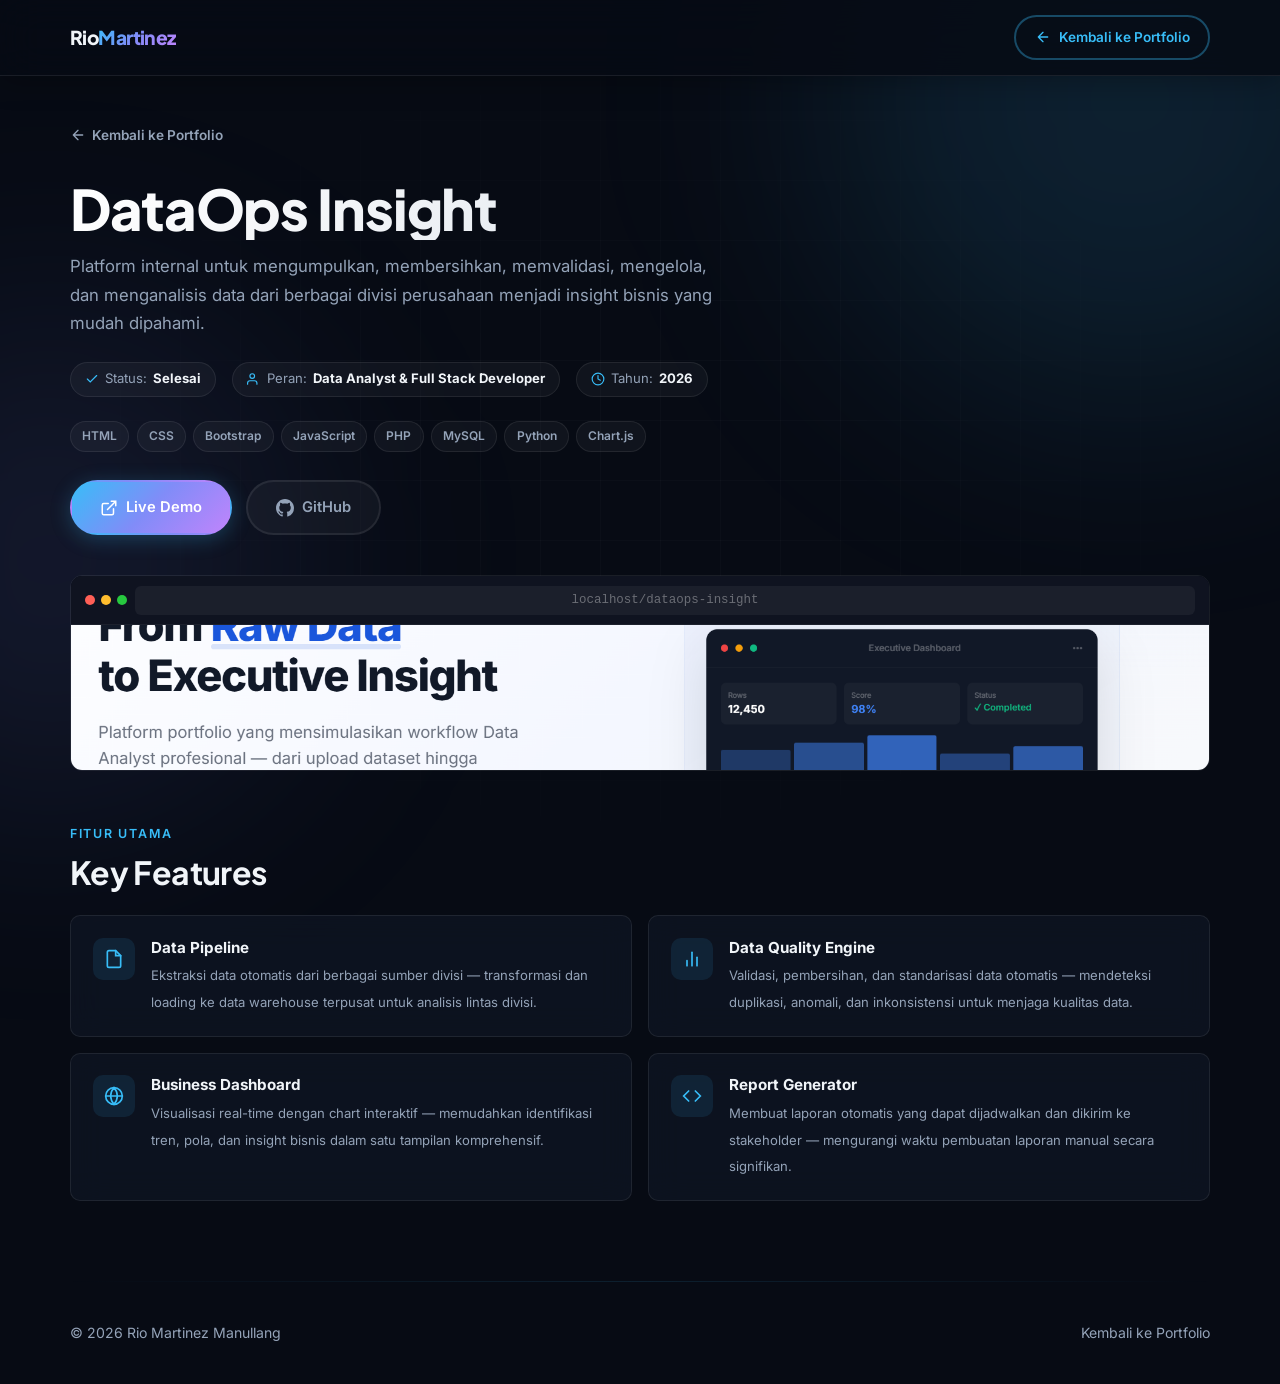
<file: dataops-insight.html>
<!DOCTYPE html>
<html lang="id">
<head>
  <meta charset="UTF-8">
  <meta name="viewport" content="width=device-width, initial-scale=1.0">
  <meta name="description" content="DataOps Insight — Enterprise Data Management & Business Analytics Platform.">
  <title>DataOps Insight — Project Showcase | Rio Martinez</title>
  <link rel="preconnect" href="https://fonts.googleapis.com">
  <link rel="preconnect" href="https://fonts.gstatic.com" crossorigin>
  <link href="https://fonts.googleapis.com/css2?family=Inter:wght@400;500;600;700&family=Plus+Jakarta+Sans:wght@500;600;700;800&display=swap" rel="stylesheet">
  <link rel="stylesheet" href="style.css">
</head>
<body class="project-detail-body">
  <div class="bg-glow bg-glow--1" aria-hidden="true"></div>
  <div class="bg-glow bg-glow--2" aria-hidden="true"></div>
  <div class="bg-grid" aria-hidden="true"></div>
  <div class="scroll-progress" id="scroll-progress" aria-hidden="true"></div>

  <header class="site-header scrolled" id="top">
    <nav class="nav container" aria-label="Navigasi">
      <a href="index.html" class="logo">Rio<span>Martinez</span></a>
      <a href="index.html#projects" class="btn btn-sm btn-outline">
        <svg width="16" height="16" viewBox="0 0 24 24" fill="none" aria-hidden="true"><path d="M19 12H5M12 19l-7-7 7-7" stroke="currentColor" stroke-width="2" stroke-linecap="round" stroke-linejoin="round"/></svg>
        Kembali ke Portfolio
      </a>
    </nav>
  </header>

  <main>
    <section class="project-showcase">
      <div class="container">
        <a href="index.html#projects" class="project-showcase-back">
          <svg width="16" height="16" viewBox="0 0 24 24" fill="none" aria-hidden="true"><path d="M19 12H5M12 19l-7-7 7-7" stroke="currentColor" stroke-width="2" stroke-linecap="round" stroke-linejoin="round"/></svg>
          Kembali ke Portfolio
        </a>

        <div class="project-showcase-header">
          <h1>DataOps Insight</h1>
          <p class="project-showcase-desc">Platform internal untuk mengumpulkan, membersihkan, memvalidasi, mengelola, dan menganalisis data dari berbagai divisi perusahaan menjadi insight bisnis yang mudah dipahami.</p>

          <div class="project-showcase-meta">
            <span class="project-showcase-meta-item">
              <svg width="14" height="14" viewBox="0 0 24 24" fill="none" stroke="currentColor" stroke-width="2" stroke-linecap="round"><polyline points="20 6 9 17 4 12"/></svg>
              Status: <strong>Selesai</strong>
            </span>
            <span class="project-showcase-meta-item">
              <svg width="14" height="14" viewBox="0 0 24 24" fill="none" stroke="currentColor" stroke-width="2" stroke-linecap="round"><path d="M17 21v-2a4 4 0 00-4-4H5a4 4 0 00-4 4v2"/><circle cx="9" cy="7" r="4"/></svg>
              Peran: <strong>Data Analyst &amp; Full Stack Developer</strong>
            </span>
            <span class="project-showcase-meta-item">
              <svg width="14" height="14" viewBox="0 0 24 24" fill="none" stroke="currentColor" stroke-width="2" stroke-linecap="round"><circle cx="12" cy="12" r="10"/><polyline points="12 6 12 12 16 14"/></svg>
              Tahun: <strong>2026</strong>
            </span>
          </div>

          <ul class="project-showcase-tags">
            <li>HTML</li>
            <li>CSS</li>
            <li>Bootstrap</li>
            <li>JavaScript</li>
            <li>PHP</li>
            <li>MySQL</li>
            <li>Python</li>
            <li>Chart.js</li>
          </ul>

          <div class="project-showcase-actions">
            <a href="https://dataopsinsight.infinityfreeapp.com" class="btn btn-primary">
              <svg width="18" height="18" viewBox="0 0 24 24" fill="none" aria-hidden="true"><path d="M18 13v6a2 2 0 01-2 2H5a2 2 0 01-2-2V8a2 2 0 012-2h6M15 3h6v6M10 14L21 3" stroke="currentColor" stroke-width="2" stroke-linecap="round"/></svg>
              Live Demo
            </a>
            <a href="#" class="btn btn-ghost">
              <svg width="18" height="18" viewBox="0 0 24 24" fill="currentColor" aria-hidden="true"><path d="M12 0C5.37 0 0 5.37 0 12c0 5.31 3.435 9.795 8.205 11.385.6.105.825-.255.825-.57 0-.285-.015-1.23-.015-2.235-3.015.555-3.795-.735-4.035-1.395-.135-.345-.72-1.395-1.23-1.665-.42-.225-1.02-.78-.015-.795.945-.015 1.62.87 1.845 1.23 1.08 1.815 2.805 1.305 3.495.99.105-.78.42-1.305.765-1.605-2.67-.3-5.46-1.335-5.46-5.925 0-1.305.465-2.385 1.23-3.225-.12-.3-.54-1.53.12-3.18 0 0 1.005-.315 3.3 1.23.96-.27 1.98-.405 3-.405s2.04.135 3 .405c2.295-1.56 3.3-1.23 3.3-1.23.66 1.65.24 2.88.12 3.18.765.84 1.23 1.905 1.23 3.225 0 4.605-2.805 5.625-5.475 5.925.435.375.81 1.095.81 2.22 0 1.605-.015 2.895-.015 3.3 0 .315.225.69.825.57A12.02 12.02 0 0024 12c0-6.63-5.37-12-12-12z"/></svg>
              GitHub
            </a>
          </div>
        </div>

        <div class="project-showcase-preview">
          <div class="browser-mockup">
            <div class="browser-bar" aria-hidden="true">
              <div class="browser-dots">
                <span class="browser-dot browser-dot--red"></span>
                <span class="browser-dot browser-dot--yellow"></span>
                <span class="browser-dot browser-dot--green"></span>
              </div>
              <span class="browser-url">localhost/dataops-insight</span>
            </div>
            <div class="browser-content">
              <img src="assets/data-ops.png" alt="DataOps Insight preview" class="project-preview-img" loading="lazy">
            </div>
          </div>
        </div>

        <div class="project-showcase-features">
          <div class="project-showcase-features-header">
            <span class="section-label">Fitur Utama</span>
            <h2>Key Features</h2>
          </div>
          <div class="project-showcase-features-grid">
            <div class="project-showcase-feature">
              <div class="project-showcase-feature-icon">
                <svg width="20" height="20" viewBox="0 0 24 24" fill="none" stroke="currentColor" stroke-width="2" stroke-linecap="round"><path d="M14 2H6a2 2 0 00-2 2v16a2 2 0 002 2h12a2 2 0 002-2V8z"/><polyline points="14 2 14 8 20 8"/></svg>
              </div>
              <div class="project-showcase-feature-text">
                <strong>Data Pipeline</strong>
                <span>Ekstraksi data otomatis dari berbagai sumber divisi — transformasi dan loading ke data warehouse terpusat untuk analisis lintas divisi.</span>
              </div>
            </div>
            <div class="project-showcase-feature">
              <div class="project-showcase-feature-icon">
                <svg width="20" height="20" viewBox="0 0 24 24" fill="none" stroke="currentColor" stroke-width="2" stroke-linecap="round"><line x1="18" y1="20" x2="18" y2="10"/><line x1="12" y1="20" x2="12" y2="4"/><line x1="6" y1="20" x2="6" y2="14"/></svg>
              </div>
              <div class="project-showcase-feature-text">
                <strong>Data Quality Engine</strong>
                <span>Validasi, pembersihan, dan standarisasi data otomatis — mendeteksi duplikasi, anomali, dan inkonsistensi untuk menjaga kualitas data.</span>
              </div>
            </div>
            <div class="project-showcase-feature">
              <div class="project-showcase-feature-icon">
                <svg width="20" height="20" viewBox="0 0 24 24" fill="none" stroke="currentColor" stroke-width="2" stroke-linecap="round"><circle cx="12" cy="12" r="10"/><path d="M2 12h20M12 2a15.3 15.3 0 014 10 15.3 15.3 0 01-4 10 15.3 15.3 0 01-4-10 15.3 15.3 0 014-10z"/></svg>
              </div>
              <div class="project-showcase-feature-text">
                <strong>Business Dashboard</strong>
                <span>Visualisasi real-time dengan chart interaktif — memudahkan identifikasi tren, pola, dan insight bisnis dalam satu tampilan komprehensif.</span>
              </div>
            </div>
            <div class="project-showcase-feature">
              <div class="project-showcase-feature-icon">
                <svg width="20" height="20" viewBox="0 0 24 24" fill="none" stroke="currentColor" stroke-width="2" stroke-linecap="round"><polyline points="16 18 22 12 16 6"/><polyline points="8 6 2 12 8 18"/></svg>
              </div>
              <div class="project-showcase-feature-text">
                <strong>Report Generator</strong>
                <span>Membuat laporan otomatis yang dapat dijadwalkan dan dikirim ke stakeholder — mengurangi waktu pembuatan laporan manual secara signifikan.</span>
              </div>
            </div>
          </div>
        </div>
      </div>
    </section>
  </main>

  <footer class="site-footer">
    <div class="container footer-inner">
      <p>&copy; <span id="year"></span> Rio Martinez Manullang</p>
      <a href="index.html#projects">Kembali ke Portfolio</a>
    </div>
  </footer>

  <script>
    document.getElementById('year').textContent = new Date().getFullYear();
    var progressBar = document.getElementById('scroll-progress');
    window.addEventListener('scroll', function() { var st = window.scrollY; var dh = document.documentElement.scrollHeight - window.innerHeight; progressBar.style.width = (st / dh) * 100 + '%'; }, { passive: true });
  </script>
</body>
</html>
</file>
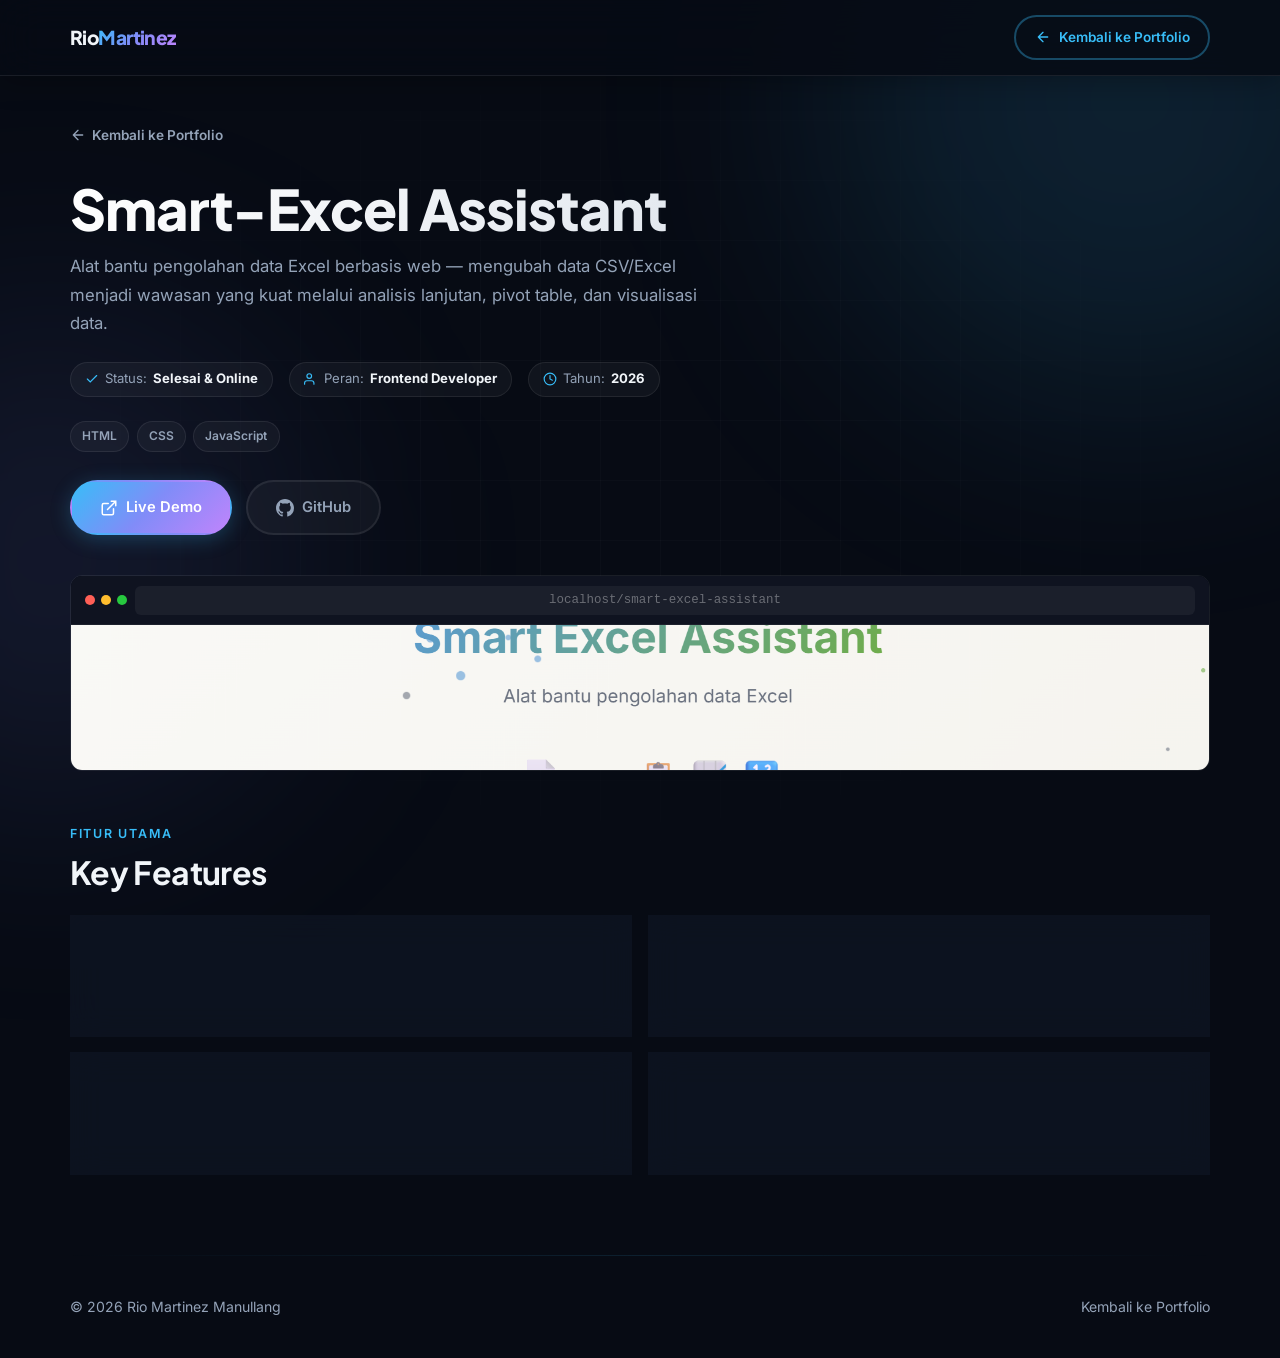
<file: smart-excel-assistant.html>
<!DOCTYPE html>
<html lang="id">
<head>
  <meta charset="UTF-8">
  <meta name="viewport" content="width=device-width, initial-scale=1.0">
  <meta name="description" content="Smart-Excel Assistant — Alat bantu pengolahan data Excel berbasis web untuk admin dan analisis sederhana.">
  <title>Smart-Excel Assistant — Project Showcase | Rio Martinez</title>
  <link rel="preconnect" href="https://fonts.googleapis.com">
  <link rel="preconnect" href="https://fonts.gstatic.com" crossorigin>
  <link href="https://fonts.googleapis.com/css2?family=Inter:wght@400;500;600;700&family=Plus+Jakarta+Sans:wght@500;600;700;800&display=swap" rel="stylesheet">
  <link rel="stylesheet" href="style.css">
</head>
<body class="project-detail-body">
  <div class="bg-glow bg-glow--1" aria-hidden="true"></div>
  <div class="bg-glow bg-glow--2" aria-hidden="true"></div>
  <div class="bg-grid" aria-hidden="true"></div>
  <div class="scroll-progress" id="scroll-progress" aria-hidden="true"></div>

  <header class="site-header scrolled" id="top">
    <nav class="nav container" aria-label="Navigasi">
      <a href="index.html" class="logo">Rio<span>Martinez</span></a>
      <a href="index.html#projects" class="btn btn-sm btn-outline">
        <svg width="16" height="16" viewBox="0 0 24 24" fill="none" aria-hidden="true"><path d="M19 12H5M12 19l-7-7 7-7" stroke="currentColor" stroke-width="2" stroke-linecap="round" stroke-linejoin="round"/></svg>
        Kembali ke Portfolio
      </a>
    </nav>
  </header>

  <main>
    <section class="project-showcase">
      <div class="container">
        <a href="index.html#projects" class="project-showcase-back">
          <svg width="16" height="16" viewBox="0 0 24 24" fill="none" aria-hidden="true"><path d="M19 12H5M12 19l-7-7 7-7" stroke="currentColor" stroke-width="2" stroke-linecap="round" stroke-linejoin="round"/></svg>
          Kembali ke Portfolio
        </a>

        <div class="project-showcase-header">
          <h1>Smart-Excel Assistant</h1>
          <p class="project-showcase-desc">Alat bantu pengolahan data Excel berbasis web — mengubah data CSV/Excel menjadi wawasan yang kuat melalui analisis lanjutan, pivot table, dan visualisasi data.</p>

          <div class="project-showcase-meta">
            <span class="project-showcase-meta-item">
              <svg width="14" height="14" viewBox="0 0 24 24" fill="none" stroke="currentColor" stroke-width="2" stroke-linecap="round"><polyline points="20 6 9 17 4 12"/></svg>
              Status: <strong>Selesai &amp; Online</strong>
            </span>
            <span class="project-showcase-meta-item">
              <svg width="14" height="14" viewBox="0 0 24 24" fill="none" stroke="currentColor" stroke-width="2" stroke-linecap="round"><path d="M17 21v-2a4 4 0 00-4-4H5a4 4 0 00-4 4v2"/><circle cx="9" cy="7" r="4"/></svg>
              Peran: <strong>Frontend Developer</strong>
            </span>
            <span class="project-showcase-meta-item">
              <svg width="14" height="14" viewBox="0 0 24 24" fill="none" stroke="currentColor" stroke-width="2" stroke-linecap="round"><circle cx="12" cy="12" r="10"/><polyline points="12 6 12 12 16 14"/></svg>
              Tahun: <strong>2026</strong>
            </span>
          </div>

          <ul class="project-showcase-tags">
            <li>HTML</li>
            <li>CSS</li>
            <li>JavaScript</li>
          </ul>

          <div class="project-showcase-actions">
            <a href="https://riomartinez29.github.io/Smart-Excel/" class="btn btn-primary" target="_blank" rel="noopener noreferrer">
              <svg width="18" height="18" viewBox="0 0 24 24" fill="none" aria-hidden="true"><path d="M18 13v6a2 2 0 01-2 2H5a2 2 0 01-2-2V8a2 2 0 012-2h6M15 3h6v6M10 14L21 3" stroke="currentColor" stroke-width="2" stroke-linecap="round"/></svg>
              Live Demo
            </a>
            <a href="#" class="btn btn-ghost">
              <svg width="18" height="18" viewBox="0 0 24 24" fill="currentColor" aria-hidden="true"><path d="M12 0C5.37 0 0 5.37 0 12c0 5.31 3.435 9.795 8.205 11.385.6.105.825-.255.825-.57 0-.285-.015-1.23-.015-2.235-3.015.555-3.795-.735-4.035-1.395-.135-.345-.72-1.395-1.23-1.665-.42-.225-1.02-.78-.015-.795.945-.015 1.62.87 1.845 1.23 1.08 1.815 2.805 1.305 3.495.99.105-.78.42-1.305.765-1.605-2.67-.3-5.46-1.335-5.46-5.925 0-1.305.465-2.385 1.23-3.225-.12-.3-.54-1.53.12-3.18 0 0 1.005-.315 3.3 1.23.96-.27 1.98-.405 3-.405s2.04.135 3 .405c2.295-1.56 3.3-1.23 3.3-1.23.66 1.65.24 2.88.12 3.18.765.84 1.23 1.905 1.23 3.225 0 4.605-2.805 5.625-5.475 5.925.435.375.81 1.095.81 2.22 0 1.605-.015 2.895-.015 3.3 0 .315.225.69.825.57A12.02 12.02 0 0024 12c0-6.63-5.37-12-12-12z"/></svg>
              GitHub
            </a>
          </div>
        </div>

        <div class="project-showcase-preview">
          <div class="browser-mockup">
            <div class="browser-bar" aria-hidden="true">
              <div class="browser-dots">
                <span class="browser-dot browser-dot--red"></span>
                <span class="browser-dot browser-dot--yellow"></span>
                <span class="browser-dot browser-dot--green"></span>
              </div>
              <span class="browser-url">localhost/smart-excel-assistant</span>
            </div>
            <div class="browser-content">
              <img src="assets/smart-excel.png" alt="Smart-Excel Assistant preview" class="project-preview-img" loading="lazy">
            </div>
          </div>
        </div>

        <div class="project-showcase-features">
          <div class="project-showcase-features-header">
            <span class="section-label">Fitur Utama</span>
            <h2>Key Features</h2>
          </div>
          <div class="project-showcase-features-grid">
            <div class="project-showcase-feature">
              <div class="project-showcase-feature-icon">
                <svg width="20" height="20" viewBox="0 0 24 24" fill="none" stroke="currentColor" stroke-width="2" stroke-linecap="round"><path d="M14 2H6a2 2 0 00-2 2v16a2 2 0 002 2h12a2 2 0 002-2V8z"/><polyline points="14 2 14 8 20 8"/></svg>
              </div>
              <div class="project-showcase-feature-text">
                <strong>Upload &amp; Parse Data</strong>
                <span>Mendukung upload file Excel (.xlsx) dan CSV — data otomatis diparsing dan ditampilkan dalam tabel interaktif untuk eksplorasi lebih lanjut.</span>
              </div>
            </div>
            <div class="project-showcase-feature">
              <div class="project-showcase-feature-icon">
                <svg width="20" height="20" viewBox="0 0 24 24" fill="none" stroke="currentColor" stroke-width="2" stroke-linecap="round"><line x1="18" y1="20" x2="18" y2="10"/><line x1="12" y1="20" x2="12" y2="4"/><line x1="6" y1="20" x2="6" y2="14"/></svg>
              </div>
              <div class="project-showcase-feature-text">
                <strong>Analisis Lanjutan</strong>
                <span>Filter, sorting, summary statistics, dan pivot table untuk eksplorasi data yang mendalam — tanpa perlu menguasai rumus Excel kompleks.</span>
              </div>
            </div>
            <div class="project-showcase-feature">
              <div class="project-showcase-feature-icon">
                <svg width="20" height="20" viewBox="0 0 24 24" fill="none" stroke="currentColor" stroke-width="2" stroke-linecap="round"><circle cx="12" cy="12" r="10"/><path d="M2 12h20M12 2a15.3 15.3 0 014 10 15.3 15.3 0 01-4 10 15.3 15.3 0 01-4-10 15.3 15.3 0 014-10z"/></svg>
              </div>
              <div class="project-showcase-feature-text">
                <strong>Visualisasi Data</strong>
                <span>Membuat chart dan grafik interaktif dari data yang diupload — memudahkan identifikasi tren dan pola secara visual.</span>
              </div>
            </div>
            <div class="project-showcase-feature">
              <div class="project-showcase-feature-icon">
                <svg width="20" height="20" viewBox="0 0 24 24" fill="none" stroke="currentColor" stroke-width="2" stroke-linecap="round"><polyline points="16 18 22 12 16 6"/><polyline points="8 6 2 12 8 18"/></svg>
              </div>
              <div class="project-showcase-feature-text">
                <strong>Export Hasil</strong>
                <span>Hasil analisis dan visualisasi dapat diekspor untuk kebutuhan pelaporan, dokumentasi, atau presentasi lebih lanjut.</span>
              </div>
            </div>
          </div>
        </div>
      </div>
    </section>
  </main>

  <footer class="site-footer">
    <div class="container footer-inner">
      <p>&copy; <span id="year"></span> Rio Martinez Manullang</p>
      <a href="index.html#projects">Kembali ke Portfolio</a>
    </div>
  </footer>

  <script>
    document.getElementById('year').textContent = new Date().getFullYear();
    var progressBar = document.getElementById('scroll-progress');
    window.addEventListener('scroll', function() { var st = window.scrollY; var dh = document.documentElement.scrollHeight - window.innerHeight; progressBar.style.width = (st / dh) * 100 + '%'; }, { passive: true });
  </script>
</body>
</html>
</file>
<file: style.css>
/* ── Variables ── */
:root {
  --bg: #070b14;
  --bg-alt: #0c1220;
  --surface: #111827;
  --surface-hover: #1a2332;
  --glass: rgba(17, 24, 39, 0.6);
  --glass-border: rgba(255, 255, 255, 0.08);
  --text: #f1f5f9;
  --text-muted: #94a3b8;
  --accent: #38bdf8;
  --accent-2: #818cf8;
  --accent-glow: rgba(56, 189, 248, 0.35);
  --gradient: linear-gradient(135deg, #38bdf8 0%, #818cf8 50%, #c084fc 100%);
  --border: rgba(255, 255, 255, 0.08);
  --shadow: 0 20px 60px rgba(0, 0, 0, 0.45);
  --shadow-glow: 0 0 40px rgba(56, 189, 248, 0.15);
  --radius: 16px;
  --radius-sm: 10px;
  --font-sans: "Inter", system-ui, sans-serif;
  --font-display: "Plus Jakarta Sans", system-ui, sans-serif;
  --header-height: 76px;
  --transition: 0.3s cubic-bezier(0.4, 0, 0.2, 1);
}

/* ── Reset ── */
*,
*::before,
*::after {
  box-sizing: border-box;
  margin: 0;
  padding: 0;
}

html {
  scroll-behavior: smooth;
}

body {
  font-family: var(--font-sans);
  font-size: 1rem;
  line-height: 1.65;
  color: var(--text);
  background: var(--bg);
  -webkit-font-smoothing: antialiased;
  overflow-x: hidden;
}

img {
  max-width: 100%;
  display: block;
}

a {
  color: inherit;
  text-decoration: none;
}

ul {
  list-style: none;
}

button,
input,
textarea {
  font: inherit;
  color: inherit;
}

/* ── Background effects ── */
.bg-glow {
  position: fixed;
  border-radius: 50%;
  filter: blur(120px);
  pointer-events: none;
  z-index: 0;
}

.bg-glow--1 {
  width: 600px;
  height: 600px;
  top: -200px;
  right: -150px;
  background: rgba(56, 189, 248, 0.12);
}

.bg-glow--2 {
  width: 500px;
  height: 500px;
  bottom: 10%;
  left: -200px;
  background: rgba(129, 140, 248, 0.1);
}

.bg-grid {
  position: fixed;
  inset: 0;
  background-image:
    linear-gradient(rgba(255, 255, 255, 0.02) 1px, transparent 1px),
    linear-gradient(90deg, rgba(255, 255, 255, 0.02) 1px, transparent 1px);
  background-size: 60px 60px;
  mask-image: radial-gradient(ellipse at center, black 20%, transparent 75%);
  pointer-events: none;
  z-index: 0;
}

/* ── Global Mouse Glow ── */
.mouse-glow {
  position: fixed;
  width: 400px;
  height: 400px;
  border-radius: 50%;
  background: radial-gradient(circle, rgba(56, 189, 248, 0.06) 0%, rgba(129, 140, 248, 0.04) 40%, transparent 70%);
  filter: blur(60px);
  pointer-events: none;
  transform: translate(-50%, -50%);
  z-index: 0;
  will-change: transform;
  display: none;
}

/* ── Scroll Progress Bar ── */
.scroll-progress {
  position: fixed;
  top: 0;
  left: 0;
  height: 3px;
  background: var(--gradient);
  width: 0%;
  z-index: 1000;
  transition: width 0.1s ease-out;
}

/* ── Utilities ── */
.glass {
  background: var(--glass);
  backdrop-filter: blur(16px);
  -webkit-backdrop-filter: blur(16px);
  border: 1px solid var(--glass-border);
}

/* ── Welcome Tech Icons ── */
.welcome-tech-icons {
  position: absolute;
  inset: 0;
  pointer-events: none;
  z-index: 1;
}

.tech-icon {
  position: absolute;
  display: flex;
  align-items: center;
  justify-content: center;
  padding: 0.6rem 0.9rem;
  font-size: 0.75rem;
  font-weight: 600;
  color: rgba(255, 255, 255, 0.25);
  background: rgba(255, 255, 255, 0.05);
  border: 1px solid rgba(255, 255, 255, 0.12);
  border-radius: 8px;
  opacity: 0;
  animation: techIconFloat 10s ease-in-out infinite;
  filter: blur(0.5px);
}

.tech-icon svg {
  width: 22px;
  height: 22px;
}

.tech-icon--html {
  top: 12%;
  left: 8%;
  animation-delay: 0s;
}

.tech-icon--css {
  top: 22%;
  right: 12%;
  animation-delay: 1.5s;
}

.tech-icon--js {
  top: 65%;
  left: 6%;
  animation-delay: 2.5s;
}

.tech-icon--php {
  top: 75%;
  right: 10%;
  animation-delay: 3.5s;
}

.tech-icon--sql {
  top: 38%;
  left: 18%;
  animation-delay: 4.5s;
}

.tech-icon--github {
  top: 52%;
  right: 22%;
  animation-delay: 5.5s;
}

.tech-icon--data {
  top: 28%;
  left: 32%;
  animation-delay: 6.5s;
}

@keyframes techIconFloat {
  0% {
    opacity: 0;
    transform: translateY(25px) rotate(-5deg);
  }
  15% {
    opacity: 0.25;
  }
  85% {
    opacity: 0.25;
  }
  100% {
    opacity: 0;
    transform: translateY(-25px) rotate(5deg);
  }
}

.text-gradient {
  background: var(--gradient);
  -webkit-background-clip: text;
  background-clip: text;
  -webkit-text-fill-color: transparent;
}

.container {
  width: min(1140px, 92vw);
  margin-inline: auto;
  position: relative;
  z-index: 1;
}

.section {
  padding-block: 6rem;
  position: relative;
  z-index: 1;
}

.section-alt {
  background: var(--bg-alt);
  position: relative;
}

.section-alt::before {
  content: "";
  position: absolute;
  top: 0;
  left: 10%;
  right: 10%;
  height: 1px;
  background: linear-gradient(to right, transparent, rgba(56, 189, 248, 0.08), transparent);
  pointer-events: none;
}

.section-header {
  margin-bottom: 3rem;
}

.section-header--center {
  text-align: center;
  max-width: 640px;
  margin-inline: auto;
  margin-bottom: 3.5rem;
}

.section-header h2,
.section-header > .story-line--heading {
  font-family: var(--font-display);
  font-size: clamp(1.85rem, 4vw, 2.75rem);
  font-weight: 700;
  line-height: 1.2;
  letter-spacing: -0.02em;
}

/* Space between label and heading — label's margin-bottom handles this */
.section-header > .story-line--label {
  margin-bottom: 0.6rem;
}

.section-label {
  display: inline-block;
  font-size: 0.78rem;
  font-weight: 600;
  letter-spacing: 0.14em;
  text-transform: uppercase;
  color: var(--accent);
}

.section-desc {
  margin-top: 1rem;
  color: var(--text-muted);
  font-size: 1.05rem;
}

.section-desc--left {
  max-width: 56ch;
}

/* ── Header ── */
.site-header {
  position: fixed;
  inset: 0 0 auto;
  z-index: 100;
  height: var(--header-height);
  transition: background var(--transition), border-color var(--transition), box-shadow var(--transition);
  border-bottom: 1px solid transparent;
}

.site-header.scrolled {
  background: rgba(7, 11, 20, 0.85);
  backdrop-filter: blur(20px);
  -webkit-backdrop-filter: blur(20px);
  border-bottom-color: var(--border);
  box-shadow: 0 4px 30px rgba(0, 0, 0, 0.3);
}

.nav {
  display: flex;
  align-items: center;
  justify-content: space-between;
  height: 100%;
}

.logo {
  font-family: var(--font-display);
  font-weight: 800;
  font-size: 1.2rem;
  letter-spacing: -0.03em;
  transition: opacity var(--transition);
}

.logo:hover {
  opacity: 0.85;
}

.logo span {
  background: var(--gradient);
  -webkit-background-clip: text;
  background-clip: text;
  -webkit-text-fill-color: transparent;
}

.nav-links {
  display: flex;
  gap: 0.25rem;
}

.nav-links a {
  position: relative;
  font-size: 0.9rem;
  font-weight: 500;
  color: var(--text-muted);
  padding: 0.5rem 1rem;
  border-radius: 999px;
  transition: color var(--transition), background var(--transition);
}

.nav-links a::after {
  content: "";
  position: absolute;
  bottom: 0.15rem;
  left: 50%;
  width: 0;
  height: 2px;
  background: var(--gradient);
  border-radius: 2px;
  transform: translateX(-50%);
  transition: width 0.35s cubic-bezier(0.4, 0, 0.2, 1);
}

.nav-links a:hover,
.nav-links a:focus-visible,
.nav-links a.active {
  color: var(--text);
  background: rgba(56, 189, 248, 0.06);
}

.nav-links a.active::after {
  width: 1.25rem;
  box-shadow: 0 0 8px rgba(56, 189, 248, 0.5);
}

.nav-toggle {
  display: none;
  flex-direction: column;
  gap: 5px;
  background: none;
  border: none;
  cursor: pointer;
  padding: 6px;
  z-index: 101;
}

.nav-toggle span {
  display: block;
  width: 24px;
  height: 2px;
  background: var(--text);
  transition: transform var(--transition), opacity var(--transition);
}

.nav-toggle[aria-expanded="true"] span:nth-child(1) {
  transform: translateY(7px) rotate(45deg);
}

.nav-toggle[aria-expanded="true"] span:nth-child(2) {
  opacity: 0;
}

.nav-toggle[aria-expanded="true"] span:nth-child(3) {
  transform: translateY(-7px) rotate(-45deg);
}

/* ── Hero ── */
.hero {
  min-height: 100vh;
  display: flex;
  align-items: center;
  padding-top: var(--header-height);
  position: relative;
  z-index: 1;
}

/* ── Hero Vignette — subtle cinematic edge darkening ── */
.hero::before {
  content: "";
  position: absolute;
  inset: 0;
  background: radial-gradient(ellipse at center, transparent 40%, rgba(7, 11, 20, 0.35) 100%);
  pointer-events: none;
  z-index: 0;
}

.hero-grid {
  display: grid;
  grid-template-columns: 1.1fr 0.9fr;
  gap: 4rem;
  align-items: center;
  padding-block: 3rem;
}

.hero-badge {
  display: inline-flex;
  align-items: center;
  gap: 0.6rem;
  padding: 0.45rem 1rem 0.45rem 0.75rem;
  background: rgba(56, 189, 248, 0.08);
  border: 1px solid rgba(56, 189, 248, 0.2);
  border-radius: 999px;
  font-size: 0.82rem;
  font-weight: 500;
  color: var(--accent);
  margin-bottom: 1.5rem;
}

.hero-badge-dot {
  width: 8px;
  height: 8px;
  background: #4ade80;
  border-radius: 50%;
  box-shadow: 0 0 8px rgba(74, 222, 128, 0.6);
  animation: pulse 2s ease-in-out infinite;
}

@keyframes pulse {
  0%, 100% { opacity: 1; transform: scale(1); }
  50% { opacity: 0.7; transform: scale(0.85); }
}

.hero-title {
  font-family: var(--font-display);
  font-size: clamp(2.75rem, 6vw, 4.5rem);
  font-weight: 800;
  line-height: 1.05;
  letter-spacing: -0.03em;
  margin-bottom: 0.75rem;
  background: linear-gradient(135deg, #fff 0%, #cbd5e1 100%);
  -webkit-background-clip: text;
  background-clip: text;
  -webkit-text-fill-color: transparent;
}

.hero-role {
  font-family: var(--font-display);
  font-size: clamp(1.1rem, 2.5vw, 1.45rem);
  font-weight: 600;
  color: var(--accent);
  margin-bottom: 1.25rem;
}

.hero-divider {
  color: var(--text-muted);
  margin-inline: 0.35rem;
}

.hero-text {
  font-size: 1.1rem;
  color: var(--text-muted);
  max-width: 52ch;
  margin-bottom: 2rem;
  line-height: 1.75;
}

.hero-actions {
  display: flex;
  flex-wrap: wrap;
  gap: 1rem;
  margin-bottom: 2.5rem;
}

.hero-meta {
  display: flex;
  flex-wrap: wrap;
  gap: 2rem;
  padding-top: 2rem;
  border-top: 1px solid var(--border);
}

.hero-meta-item strong {
  display: block;
  font-family: var(--font-display);
  font-size: 1.75rem;
  font-weight: 700;
  background: var(--gradient);
  -webkit-background-clip: text;
  background-clip: text;
  -webkit-text-fill-color: transparent;
  line-height: 1.2;
}

.hero-meta-item span {
  font-size: 0.85rem;
  color: var(--text-muted);
}

/* ── Profile visual ── */
.hero-visual {
  position: relative;
  display: flex;
  justify-content: center;
}

.profile-frame {
  position: relative;
  z-index: 2;
  width: min(360px, 85vw);
  aspect-ratio: 1;
}

.profile-glow {
  position: absolute;
  inset: 10%;
  background: var(--gradient);
  border-radius: 50%;
  filter: blur(60px);
  opacity: 0.35;
  animation: glowPulse 4s ease-in-out infinite;
}

@keyframes glowPulse {
  0%, 100% { opacity: 0.3; transform: scale(1); }
  50% { opacity: 0.45; transform: scale(1.05); }
}

.profile-ring {
  position: absolute;
  inset: 5%;
  border-radius: 50%;
  border: 2px solid transparent;
  background: linear-gradient(var(--bg), var(--bg)) padding-box,
              var(--gradient) border-box;
  animation: spinSlow 12s linear infinite;
}

@keyframes spinSlow {
  to { transform: rotate(360deg); }
}

.profile-card {
  position: absolute;
  inset: 12%;
  border-radius: 50%;
  overflow: hidden;
  box-shadow: var(--shadow), var(--shadow-glow);
}

.profile-photo {
  width: 100%;
  height: 100%;
  object-fit: cover;
}

.profile-float {
  position: absolute;
  display: flex;
  align-items: center;
  gap: 0.75rem;
  padding: 0.75rem 1rem;
  border-radius: var(--radius-sm);
  box-shadow: var(--shadow);
  animation: float 5s ease-in-out infinite;
}

.profile-float--1 {
  top: 8%;
  left: -8%;
  animation-delay: 0s;
}

.profile-float--2 {
  bottom: 12%;
  right: -10%;
  animation-delay: 2.5s;
}

@keyframes float {
  0%, 100% { transform: translateY(0); }
  50% { transform: translateY(-10px); }
}

.profile-float-icon {
  font-size: 1.25rem;
  font-weight: 700;
  color: var(--accent);
  font-family: monospace;
}

.profile-float strong {
  display: block;
  font-size: 0.82rem;
  font-weight: 600;
  line-height: 1.3;
}

.profile-float span {
  font-size: 0.72rem;
  color: var(--text-muted);
}

/* ── Gradient Orb ── */
.gradient-orb {
  position: absolute;
  top: 50%;
  left: 50%;
  width: 600px;
  height: 600px;
  transform: translate(-50%, -50%);
  background: radial-gradient(circle at center, rgba(56, 189, 248, 0.35) 0%, rgba(129, 140, 248, 0.25) 35%, rgba(192, 132, 252, 0.12) 60%, transparent 80%);
  border-radius: 50%;
  filter: blur(100px);
  pointer-events: none;
  z-index: 1;
  animation: orbPulse 10s ease-in-out infinite;
}

@keyframes orbPulse {
  0%, 100% { opacity: 0.6; transform: translate(-50%, -50%) scale(1); }
  50% { opacity: 0.9; transform: translate(-50%, -50%) scale(1.06); }
}

/* ── Signature Initial ── */
.signature-initial {
  position: absolute;
  bottom: -6%;
  left: 6%;
  font-family: var(--font-display);
  font-size: 0.85rem;
  font-weight: 600;
  letter-spacing: 0.2em;
  color: rgba(255, 255, 255, 0.2);
  pointer-events: none;
  user-select: none;
  white-space: nowrap;
  font-style: italic;
}

/* ── Scroll Indicator ── */
.scroll-indicator {
  display: flex;
  align-items: center;
  gap: 5px;
  margin-top: 3rem;
}

.scroll-indicator span {
  display: block;
  width: 28px;
  height: 2px;
  background: var(--text-muted);
  border-radius: 2px;
  opacity: 0.4;
  animation: scrollIndicator 1.5s ease-in-out infinite;
}

.scroll-indicator span:nth-child(1) {
  animation-delay: 0s;
}

.scroll-indicator span:nth-child(2) {
  animation-delay: 0.3s;
}

.scroll-indicator span:nth-child(3) {
  animation-delay: 0.6s;
}

@keyframes scrollIndicator {
  0%, 100% {
    opacity: 0.2;
    transform: translateY(0);
  }
  50% {
    opacity: 0.8;
    transform: translateY(-4px);
  }
}

/* ── Buttons ── */
.btn {
  display: inline-flex;
  align-items: center;
  justify-content: center;
  gap: 0.5rem;
  padding: 0.85rem 1.75rem;
  border-radius: 999px;
  font-weight: 600;
  font-size: 0.92rem;
  border: 2px solid transparent;
  cursor: pointer;
  transition: transform var(--transition), box-shadow var(--transition), background var(--transition), border-color var(--transition), color var(--transition);
}

.btn:hover {
  transform: translateY(-2px);
}

.btn-primary {
  background: var(--gradient);
  color: #fff;
  box-shadow: 0 4px 20px rgba(56, 189, 248, 0.25);
}

.btn-primary:hover {
  box-shadow: 0 8px 30px rgba(56, 189, 248, 0.35);
}

.btn-secondary {
  background: transparent;
  border-color: var(--border);
  color: var(--text);
}

.btn-secondary:hover {
  border-color: var(--accent);
  color: var(--accent);
  background: rgba(56, 189, 248, 0.05);
}

.btn-outline {
  background: transparent;
  border-color: rgba(56, 189, 248, 0.35);
  color: var(--accent);
}

.btn-outline:hover {
  background: rgba(56, 189, 248, 0.1);
  border-color: var(--accent);
}

.btn-ghost {
  background: rgba(255, 255, 255, 0.04);
  border-color: var(--border);
  color: var(--text-muted);
}

.btn-ghost:hover {
  color: var(--text);
  border-color: rgba(255, 255, 255, 0.15);
  background: rgba(255, 255, 255, 0.08);
}

.btn-sm {
  padding: 0.55rem 1.15rem;
  font-size: 0.85rem;
}

/* ── Button icon shift on hover ── */
.btn:hover svg {
  transform: translateX(3px);
  transition: transform var(--transition);
}

.btn-primary:hover svg,
.btn-secondary:hover svg,
.btn-outline:hover svg {
  filter: drop-shadow(0 0 4px rgba(56, 189, 248, 0.3));
}

.btn-ghost:hover svg,
.certificates-overlay-close:hover svg,
.cert-viewer-close:hover svg {
  transform: none;
  filter: none;
}

/* ── About ── */
.about-grid {
  display: grid;
  grid-template-columns: 1.4fr 1fr;
  gap: 3rem;
  align-items: start;
}

.about-content {
  display: flex;
  flex-direction: column;
  /* No gap — story-lines stack at natural line-height. 
     Separate logical groups with margins instead. */
}

.about-content .about-highlights {
  margin: 1.5rem 0;
}



.about-lead,
.story-line--body {
  font-size: 1.05rem;
  color: var(--text-muted);
  line-height: 1.8;
}

/* Closing paragraph left border — targets story-lines after the highlight cards */
.about-highlights ~ .story-line--body {
  padding-left: 1.25rem;
  border-left: 2px solid rgba(56, 189, 248, 0.3);
}

/* ── About highlight cards ── */
.about-highlights {
  display: grid;
  grid-template-columns: repeat(3, 1fr);
  gap: 0.85rem;
}

.about-highlight {
  display: flex;
  flex-direction: column;
  gap: 0.65rem;
  padding: 1.2rem;
  border-radius: var(--radius-sm);
  transition: transform var(--transition), border-color var(--transition), box-shadow var(--transition);
  cursor: pointer;
}

.about-highlight:hover {
  transform: translateY(-6px);
  border-color: rgba(56, 189, 248, 0.3);
  box-shadow: 0 0 50px rgba(56, 189, 248, 0.2);
}

.about-highlight-icon {
  width: 40px;
  height: 40px;
  display: flex;
  align-items: center;
  justify-content: center;
  border-radius: 10px;
  background: rgba(56, 189, 248, 0.1);
  color: var(--accent);
  flex-shrink: 0;
  transition: background var(--transition), transform var(--transition);
}

.about-highlight:hover .about-highlight-icon {
  background: rgba(56, 189, 248, 0.18);
  transform: scale(1.04);
}

.about-highlight-text strong {
  display: block;
  font-size: 0.85rem;
  font-weight: 700;
  line-height: 1.3;
}

.about-highlight-text span {
  display: block;
  font-size: 0.75rem;
  color: var(--text-muted);
  margin-top: 0.15rem;
  line-height: 1.4;
}

/* ── About stat cards ── */
.about-details {
  display: flex;
  flex-direction: column;
  gap: 1rem;
}

.about-stat {
  display: flex;
  align-items: center;
  gap: 1rem;
  padding: 1.25rem 1.5rem;
  border-radius: var(--radius);
  transition: transform var(--transition), border-color var(--transition), box-shadow var(--transition);
}

.about-stat {
  cursor: pointer;
}

.about-stat:hover {
  transform: translateY(-6px);
  border-color: rgba(56, 189, 248, 0.3);
  box-shadow: 0 0 50px rgba(56, 189, 248, 0.2);
}

.about-stat-icon {
  width: 48px;
  height: 48px;
  display: flex;
  align-items: center;
  justify-content: center;
  border-radius: 12px;
  background: rgba(56, 189, 248, 0.1);
  color: var(--accent);
  flex-shrink: 0;
  transition: background var(--transition), transform var(--transition);
}

.about-stat:hover .about-stat-icon {
  background: rgba(56, 189, 248, 0.18);
  transform: scale(1.04);
}

.about-stat-content strong {
  display: block;
  font-family: var(--font-display);
  font-size: 1.35rem;
  font-weight: 700;
  background: var(--gradient);
  -webkit-background-clip: text;
  background-clip: text;
  -webkit-text-fill-color: transparent;
  line-height: 1.2;
  margin-bottom: 0.15rem;
}

.about-stat-content span {
  font-size: 0.85rem;
  color: var(--text-muted);
}

/* ── About decorative glow ── */
.about-glow {
  position: absolute;
  top: 15%;
  right: -10%;
  width: 450px;
  height: 450px;
  background: radial-gradient(circle, rgba(129, 140, 248, 0.1) 0%, transparent 70%);
  border-radius: 50%;
  filter: blur(100px);
  pointer-events: none;
  z-index: 0;
}

/* ── Capabilities ── */
.capabilities-grid {
  display: grid;
  grid-template-columns: 1fr 1fr;
  gap: 1.25rem;
}

.capability-card {
  display: flex;
  flex-direction: column;
  gap: 0.85rem;
  padding: 1.75rem;
  border-radius: var(--radius);
  transition: transform var(--transition), border-color var(--transition), box-shadow var(--transition);
}

.capability-card:hover {
  transform: translateY(-6px);
  border-color: rgba(56, 189, 248, 0.25);
  box-shadow: var(--shadow-glow);
}

.capability-icon {
  width: 52px;
  height: 52px;
  display: flex;
  align-items: center;
  justify-content: center;
  border-radius: 14px;
  background: rgba(56, 189, 248, 0.1);
  color: var(--accent);
  flex-shrink: 0;
  transition: background var(--transition), transform var(--transition);
}

.capability-card {
  cursor: pointer;
}

.capability-card:hover .capability-icon {
  background: rgba(56, 189, 248, 0.18);
  transform: scale(1.04);
}

.capability-card h3 {
  font-family: var(--font-display);
  font-size: 1.2rem;
  font-weight: 700;
  line-height: 1.3;
}

.capability-card p {
  font-size: 0.92rem;
  color: var(--text-muted);
  line-height: 1.65;
}

.capability-tags {
  display: flex;
  flex-wrap: wrap;
  gap: 0.4rem;
}

.capability-tags li {
  font-size: 0.72rem;
  font-weight: 600;
  padding: 0.3rem 0.7rem;
  background: rgba(255, 255, 255, 0.05);
  border: 1px solid var(--border);
  border-radius: 999px;
  color: var(--text-muted);
  transition: color var(--transition), border-color var(--transition);
}

.capability-card:hover .capability-tags li {
  color: var(--text);
  border-color: rgba(56, 189, 248, 0.2);
}

.capability-projects {
  margin-top: 0.25rem;
  padding-top: 0.85rem;
  border-top: 1px solid var(--border);
}

.capability-projects-label {
  display: block;
  font-size: 0.72rem;
  font-weight: 600;
  color: var(--text-muted);
  margin-bottom: 0.35rem;
  letter-spacing: 0.03em;
  text-transform: uppercase;
}

.capability-projects-list {
  display: flex;
  flex-wrap: wrap;
  gap: 0.35rem;
}

.capability-projects-list span {
  font-size: 0.78rem;
  font-weight: 500;
  color: var(--accent);
  padding: 0.2rem 0.55rem;
  background: rgba(56, 189, 248, 0.08);
  border-radius: 999px;
  transition: background var(--transition);
}

.capability-card:hover .capability-projects-list span {
  background: rgba(56, 189, 248, 0.14);
}

/* ── Timeline ── */
.timeline {
  position: relative;
  max-width: 720px;
  margin-inline: auto;
  padding-left: 2rem;
}

.timeline::before {
  content: "";
  position: absolute;
  left: 0.45rem;
  top: 0.5rem;
  bottom: 0.5rem;
  width: 2px;
  background: linear-gradient(to bottom, var(--accent), var(--accent-2), rgba(129, 140, 248, 0.2));
}

.timeline-item {
  position: relative;
  padding-bottom: 2.5rem;
}

.timeline-item:last-child {
  padding-bottom: 0;
}

.timeline-marker {
  position: absolute;
  left: -1.55rem;
  top: 1.5rem;
  width: 14px;
  height: 14px;
  border-radius: 50%;
  background: var(--bg-alt);
  border: 2px solid var(--accent);
  z-index: 1;
  transition: box-shadow var(--transition), background var(--transition), transform var(--transition);
}

.timeline-item:hover .timeline-marker {
  transform: scale(1.2);
}

.timeline-marker--active {
  background: var(--accent);
  box-shadow: 0 0 14px var(--accent-glow);
}

.timeline-content {
  display: flex;
  gap: 1.15rem;
  padding: 1.35rem 1.5rem;
  border-radius: var(--radius);
  transition: transform var(--transition), border-color var(--transition), box-shadow var(--transition);
}

.timeline-content:hover {
  transform: translateX(8px);
  border-color: rgba(56, 189, 248, 0.25);
  box-shadow: var(--shadow-glow);
}

.timeline-content--active {
  border-color: rgba(56, 189, 248, 0.3);
}

.timeline-icon {
  flex-shrink: 0;
  width: 44px;
  height: 44px;
  display: flex;
  align-items: center;
  justify-content: center;
  border-radius: 12px;
  background: rgba(56, 189, 248, 0.1);
  color: var(--accent);
  transition: background var(--transition), transform var(--transition), color var(--transition);
}

.timeline-content:hover .timeline-icon {
  background: rgba(56, 189, 248, 0.18);
  transform: scale(1.04);
}

.timeline-body {
  flex: 1;
  min-width: 0;
}

.timeline-meta {
  display: flex;
  align-items: center;
  gap: 0.65rem;
  margin-bottom: 0.4rem;
  flex-wrap: wrap;
}

.timeline-date {
  font-size: 0.78rem;
  font-weight: 700;
  color: var(--accent);
  letter-spacing: 0.06em;
  text-transform: uppercase;
}

.timeline-badge {
  display: inline-block;
  font-size: 0.65rem;
  font-weight: 600;
  padding: 0.2rem 0.5rem;
  border-radius: 999px;
  letter-spacing: 0.03em;
  text-transform: uppercase;
}

.timeline-badge--academic {
  background: rgba(129, 140, 248, 0.12);
  color: var(--accent-2);
}

.timeline-badge--training {
  background: rgba(56, 189, 248, 0.12);
  color: var(--accent);
}

.timeline-badge--certification {
  background: rgba(192, 132, 252, 0.12);
  color: #c084fc;
}

.timeline-badge--education {
  background: rgba(52, 211, 153, 0.12);
  color: #34d399;
}

.timeline-badge--project {
  background: rgba(251, 191, 36, 0.12);
  color: #fbbf24;
}

.timeline-badge--goal {
  background: rgba(248, 113, 113, 0.12);
  color: #f87171;
}

.timeline-badge--organization {
  background: rgba(251, 191, 36, 0.12);
  color: #fbbf24;
}

.timeline-body h3 {
  font-family: var(--font-display);
  font-size: 1.05rem;
  font-weight: 700;
  margin-bottom: 0.4rem;
  line-height: 1.35;
}

.timeline-body p {
  font-size: 0.88rem;
  color: var(--text-muted);
  line-height: 1.65;
}

/* ── Projects ── */
.projects-section-head {
  position: relative;
  margin-bottom: 3.5rem;
}

.projects-section-head .section-header {
  margin-bottom: 0;
}

.projects-view-all {
  position: absolute;
  top: 0;
  right: 0;
  display: inline-flex;
  align-items: center;
  gap: 0.4rem;
  padding: 0.55rem 1.1rem;
  font-size: 0.88rem;
  font-weight: 600;
  color: var(--accent);
  background: rgba(56, 189, 248, 0.08);
  border: 1px solid rgba(56, 189, 248, 0.25);
  border-radius: 999px;
  cursor: pointer;
  transition: transform var(--transition), background var(--transition), border-color var(--transition), box-shadow var(--transition);
}

.projects-view-all:hover {
  transform: translateY(-2px);
  background: rgba(56, 189, 248, 0.14);
  border-color: rgba(56, 189, 248, 0.4);
  box-shadow: 0 4px 20px rgba(56, 189, 248, 0.15);
}

.projects-view-all svg {
  transition: transform var(--transition);
}

.projects-view-all:hover svg {
  transform: translateX(3px);
}

.projects-grid {
  display: grid;
  grid-template-columns: repeat(3, 1fr);
  gap: 1.5rem;
}

@media (max-width: 968px) {
  .projects-grid {
    grid-template-columns: repeat(2, 1fr);
  }
}

@media (max-width: 640px) {
  .projects-grid {
    grid-template-columns: 1fr;
  }
}

.project-card {
  border-radius: calc(var(--radius) + 4px);
  overflow: hidden;
  transition: transform 0.35s cubic-bezier(0.4, 0, 0.2, 1), box-shadow 0.35s cubic-bezier(0.4, 0, 0.2, 1);
  cursor: pointer;
  background: var(--glass);
  backdrop-filter: blur(16px);
  -webkit-backdrop-filter: blur(16px);
  border: 1px solid var(--glass-border);
}

.project-card:hover {
  transform: translateY(-6px);
  box-shadow: 0 0 60px rgba(56, 189, 248, 0.15);
}

.project-card:hover .project-preview-img {
  transform: scale(1.03);
}

.project-card:hover .browser-mockup {
  transform: translateY(-2px);
}

.project-card .browser-mockup {
  transition: transform 0.35s cubic-bezier(0.4, 0, 0.2, 1);
}

.project-card--enter {
  animation: projectCardEnter 0.45s cubic-bezier(0.4, 0, 0.2, 1) both;
}

@keyframes projectCardEnter {
  from {
    opacity: 0;
    transform: translateY(16px);
  }
  to {
    opacity: 1;
    transform: translateY(0);
  }
}

@media (max-width: 640px) {
  .projects-grid {
    grid-template-columns: 1fr;
  }
}

/* ── Certificates ── */
.certificates-grid {
  display: grid;
  grid-template-columns: repeat(3, 1fr);
  gap: 1.5rem;
  align-items: stretch;
}

.cert-card {
  background: var(--glass);
  backdrop-filter: blur(16px);
  -webkit-backdrop-filter: blur(16px);
  border: 1px solid var(--glass-border);
  border-radius: calc(var(--radius) + 4px);
  overflow: hidden;
  transition: transform var(--transition), border-color var(--transition), box-shadow var(--transition);
}

.cert-card {
  cursor: pointer;
}

.cert-card:hover {
  transform: translateY(-6px);
  border-color: rgba(56, 189, 248, 0.3);
  box-shadow: 0 0 50px rgba(56, 189, 248, 0.2);
}

.cert-image {
  position: relative;
  height: 180px;
  overflow: hidden;
  background: var(--bg-alt);
}

.cert-image img {
  width: 100%;
  height: 100%;
  object-fit: cover;
  transition: transform 0.5s ease;
}

.cert-card:hover .cert-image img {
  transform: scale(1.04);
}

.cert-image-placeholder {
  width: 100%;
  height: 100%;
  background: linear-gradient(135deg, #0ea5e9 0%, #6366f1 100%);
  opacity: 0.3;
}

.cert-body {
  padding: 1.5rem;
  display: flex;
  flex-direction: column;
  flex: 1;
}

.cert-issuer {
  display: block;
  font-size: 0.75rem;
  font-weight: 600;
  text-transform: uppercase;
  letter-spacing: 0.08em;
  color: var(--accent);
  margin-bottom: 0.35rem;
}

.cert-body h3 {
  font-family: var(--font-display);
  font-size: 1.05rem;
  font-weight: 700;
  margin-bottom: 0.65rem;
  line-height: 1.35;
  display: -webkit-box;
  -webkit-line-clamp: 2;
  -webkit-box-orient: vertical;
  overflow: hidden;
}

.cert-meta {
  display: flex;
  flex-wrap: wrap;
  align-items: center;
  gap: 0.5rem;
  margin-bottom: 1rem;
}

.cert-tag {
  display: inline-block;
  font-size: 0.7rem;
  font-weight: 600;
  padding: 0.2rem 0.6rem;
  border-radius: 999px;
}

.cert-tag--training {
  color: var(--accent-2);
  background: rgba(129, 140, 248, 0.1);
}

.cert-tag--certificate {
  color: var(--accent);
  background: rgba(56, 189, 248, 0.12);
}

.cert-date {
  display: inline-block;
  font-size: 0.75rem;
  font-weight: 600;
  color: var(--text-muted);
  padding: 0.2rem 0.6rem;
  background: rgba(255, 255, 255, 0.04);
  border-radius: 999px;
}

.cert-btn {
  margin-top: auto;
  align-self: flex-start;
}

.cert-card--enter {
  animation: certCardEnter 0.45s cubic-bezier(0.4, 0, 0.2, 1) both;
}

@keyframes certCardEnter {
  from {
    opacity: 0;
    transform: translateY(16px);
  }
  to {
    opacity: 1;
    transform: translateY(0);
  }
}

/* ── Certificates: section head & view all ── */
.certificates-section-head {
  position: relative;
  margin-bottom: 3.5rem;
}

.certificates-section-head .section-header {
  margin-bottom: 0;
}

.certificates-view-all {
  position: absolute;
  top: 0;
  right: 0;
  display: inline-flex;
  align-items: center;
  gap: 0.4rem;
  padding: 0.55rem 1.1rem;
  font-size: 0.88rem;
  font-weight: 600;
  color: var(--accent);
  background: rgba(56, 189, 248, 0.08);
  border: 1px solid rgba(56, 189, 248, 0.25);
  border-radius: 999px;
  cursor: pointer;
  transition: transform var(--transition), background var(--transition), border-color var(--transition), box-shadow var(--transition);
}

.certificates-view-all:hover {
  transform: translateY(-2px);
  background: rgba(56, 189, 248, 0.14);
  border-color: rgba(56, 189, 248, 0.4);
  box-shadow: 0 4px 20px rgba(56, 189, 248, 0.15);
}

.certificates-view-all svg {
  transition: transform var(--transition);
}

.certificates-view-all:hover svg {
  transform: translateX(3px);
}

/* ── Certificates: meta ── */
.cert-meta {
  display: flex;
  flex-wrap: wrap;
  align-items: center;
  gap: 0.4rem;
  margin-top: 0.65rem;
}

.cert-tag--training {
  color: var(--accent-2);
  background: rgba(129, 140, 248, 0.1);
}

.cert-tag--certificate {
  color: var(--accent);
  background: rgba(56, 189, 248, 0.12);
}

.cert-card--enter {
  animation: certCardEnter 0.45s cubic-bezier(0.4, 0, 0.2, 1) both;
}

@keyframes certCardEnter {
  from {
    opacity: 0;
    transform: translateY(16px);
  }
  to {
    opacity: 1;
    transform: translateY(0);
  }
}

/* ── Certificates: overlay (lihat semua) ── */
.certificates-overlay {
  position: fixed;
  inset: 0;
  z-index: 9000;
  display: flex;
  align-items: center;
  justify-content: center;
  padding: 1.5rem;
  opacity: 0;
  visibility: hidden;
  pointer-events: none;
  transition: opacity 0.35s cubic-bezier(0.4, 0, 0.2, 1),
              visibility 0.35s cubic-bezier(0.4, 0, 0.2, 1);
}

.certificates-overlay.is-open {
  opacity: 1;
  visibility: visible;
  pointer-events: auto;
}

.certificates-overlay-backdrop {
  position: absolute;
  inset: 0;
  background: rgba(7, 11, 20, 0.75);
  backdrop-filter: blur(6px);
  -webkit-backdrop-filter: blur(6px);
}

.certificates-overlay-panel {
  position: relative;
  z-index: 1;
  width: min(1100px, 100%);
  max-height: min(92vh, 900px);
  min-height: 0;
  display: flex;
  flex-direction: column;
  overflow: hidden;
  border-radius: calc(var(--radius) + 4px);
  box-shadow: var(--shadow), var(--shadow-glow);
  transform: translateY(24px) scale(0.98);
  transition: transform 0.4s cubic-bezier(0.4, 0, 0.2, 1);
}

.certificates-overlay.is-open .certificates-overlay-panel {
  transform: translateY(0) scale(1);
}

.certificates-overlay-header {
  flex-shrink: 0;
  display: flex;
  align-items: flex-start;
  justify-content: space-between;
  gap: 1rem;
  padding: 1.5rem 1.75rem 1rem;
  border-bottom: 1px solid var(--border);
}

.certificates-overlay-header h3 {
  font-family: var(--font-display);
  font-size: 1.35rem;
  font-weight: 700;
  margin-top: 0.35rem;
}

.certificates-overlay-close,
.cert-viewer-close {
  flex-shrink: 0;
  display: flex;
  align-items: center;
  justify-content: center;
  width: 40px;
  height: 40px;
  border: 1px solid var(--border);
  border-radius: 999px;
  background: rgba(255, 255, 255, 0.04);
  color: var(--text-muted);
  cursor: pointer;
  transition: color var(--transition), border-color var(--transition), background var(--transition), transform var(--transition);
}

.certificates-overlay-close:hover,
.cert-viewer-close:hover {
  color: var(--text);
  border-color: rgba(56, 189, 248, 0.35);
  background: rgba(56, 189, 248, 0.08);
  transform: rotate(90deg);
}

.certificates-overlay-grid {
  flex: 1;
  min-height: 0;
  display: grid;
  grid-template-columns: repeat(3, 1fr);
  gap: 1.25rem;
  padding: 1.25rem 1.75rem 1.75rem;
  overflow-y: auto;
  overflow-x: hidden;
  align-content: start;
  align-items: stretch;
  -webkit-overflow-scrolling: touch;
}

/* ── Certificates: viewer modal ── */
.cert-viewer-modal {
  position: fixed;
  inset: 0;
  z-index: 9500;
  display: flex;
  align-items: center;
  justify-content: center;
  padding: 1.5rem;
  opacity: 0;
  visibility: hidden;
  pointer-events: none;
  transition: opacity 0.35s cubic-bezier(0.4, 0, 0.2, 1),
              visibility 0.35s cubic-bezier(0.4, 0, 0.2, 1);
}

.cert-viewer-modal.is-open {
  opacity: 1;
  visibility: visible;
  pointer-events: auto;
}

.cert-viewer-backdrop {
  position: absolute;
  inset: 0;
  background: rgba(7, 11, 20, 0.82);
  backdrop-filter: blur(8px);
  -webkit-backdrop-filter: blur(8px);
}

.cert-viewer-panel {
  position: relative;
  z-index: 1;
  width: min(900px, 100%);
  max-height: min(92vh, 760px);
  min-height: 0;
  display: flex;
  flex-direction: column;
  overflow: hidden;
  border-radius: calc(var(--radius) + 4px);
  box-shadow: var(--shadow), var(--shadow-glow);
  transform: translateY(20px) scale(0.97);
  transition: transform 0.4s cubic-bezier(0.4, 0, 0.2, 1);
}

.cert-viewer-modal.is-open .cert-viewer-panel {
  transform: translateY(0) scale(1);
}

.cert-viewer-header {
  flex-shrink: 0;
  display: flex;
  align-items: flex-start;
  justify-content: space-between;
  gap: 1rem;
  padding: 1.25rem 1.5rem;
  border-bottom: 1px solid var(--border);
}

.cert-viewer-issuer {
  display: block;
  font-size: 0.78rem;
  font-weight: 600;
  text-transform: uppercase;
  letter-spacing: 0.08em;
  color: var(--accent);
  margin-bottom: 0.3rem;
}

.cert-viewer-header-text h3 {
  font-family: var(--font-display);
  font-size: 1.05rem;
  font-weight: 700;
  line-height: 1.35;
}

.cert-viewer-header-actions {
  display: flex;
  align-items: center;
  gap: 0.75rem;
}

.cert-viewer-open-drive {
  display: inline-flex;
  align-items: center;
  gap: 0.5rem;
  padding: 0.5rem 0.75rem;
  font-size: 0.85rem;
  font-weight: 600;
  color: var(--accent);
  background: rgba(56, 189, 248, 0.12);
  border: 1px solid rgba(56, 189, 248, 0.25);
  border-radius: var(--radius-sm);
  transition: background 0.2s, border-color 0.2s;
}

.cert-viewer-open-drive:hover {
  background: rgba(56, 189, 248, 0.18);
  border-color: rgba(56, 189, 248, 0.35);
}

.cert-viewer-open-drive svg {
  flex-shrink: 0;
}

.cert-viewer-body {
  position: relative;
  flex: 1 1 auto;
  min-height: 500px;
  max-height: calc(92vh - 140px);
  background: rgba(0, 0, 0, 0.25);
  overflow: hidden;
}

.cert-viewer-body iframe {
  width: 100%;
  height: 100%;
  min-height: 500px;
  border: none;
  display: block;
}

.cert-viewer-body iframe[hidden] {
  display: none;
}

.cert-viewer-placeholder {
  position: absolute;
  inset: 0;
  display: flex;
  align-items: center;
  justify-content: center;
  padding: 2rem;
  text-align: center;
  font-size: 0.92rem;
  color: var(--text-muted);
  line-height: 1.65;
  background: rgba(0, 0, 0, 0.25);
}

.cert-viewer-placeholder[hidden] {
  display: none;
}

.cert-viewer-placeholder code {
  font-size: 0.85em;
  color: var(--accent);
  background: rgba(56, 189, 248, 0.1);
  padding: 0.15rem 0.4rem;
  border-radius: 4px;
}

@media (max-width: 968px) {
  .certificates-grid,
  .certificates-overlay-grid {
    grid-template-columns: repeat(2, 1fr);
  }
}

@media (max-width: 768px) {
  .certificates-section-head {
    padding-top: 2.75rem;
  }

  .certificates-view-all {
    top: 0;
    right: 50%;
    transform: translateX(50%);
  }

  .certificates-view-all:hover {
    transform: translateX(50%) translateY(-2px);
  }

  .certificates-overlay,
  .cert-viewer-modal {
    padding: 0.75rem;
  }

  .certificates-overlay-panel,
  .cert-viewer-panel {
    max-height: 94vh;
  }

  .certificates-grid,
  .certificates-overlay-grid {
    grid-template-columns: 1fr;
  }

  .cert-viewer-body {
    min-height: 280px;
  }

  .cert-viewer-body iframe {
    min-height: 280px;
  }
}

.contact-wrapper {
  display: grid;
  grid-template-columns: 1fr 1fr;
  gap: 4rem;
  align-items: start;
}

.contact-intro {
  margin-top: 1rem;
  color: var(--text-muted);
  max-width: 42ch;
  line-height: 1.75;
}

.contact-info {
  display: flex;
  flex-wrap: wrap;
  gap: 0.75rem;
  margin-top: 1.5rem;
}

.contact-chip {
  display: inline-flex;
  align-items: center;
  gap: 0.5rem;
  padding: 0.6rem 1rem;
  border-radius: 999px;
  font-size: 0.88rem;
  font-weight: 500;
  color: var(--text-muted);
  transition: color var(--transition), border-color var(--transition), transform var(--transition);
}

a.contact-chip:hover {
  color: var(--accent);
  border-color: rgba(56, 189, 248, 0.3);
  transform: translateY(-2px);
}

.contact-chip--static {
  cursor: default;
}

.contact-form {
  padding: 2rem;
  border-radius: var(--radius);
}

.form-row {
  display: flex;
  flex-direction: column;
  gap: 0.45rem;
  margin-bottom: 1.15rem;
}

.form-row label {
  font-size: 0.85rem;
  font-weight: 600;
  color: var(--text-muted);
}

.form-row input,
.form-row textarea {
  padding: 0.85rem 1rem;
  border: 1px solid var(--border);
  border-radius: var(--radius-sm);
  background: rgba(255, 255, 255, 0.03);
  transition: border-color var(--transition), box-shadow var(--transition), background var(--transition);
  resize: vertical;
}

.form-row input::placeholder,
.form-row textarea::placeholder {
  color: rgba(148, 163, 184, 0.6);
}

.form-row input:focus,
.form-row textarea:focus {
  outline: none;
  border-color: rgba(56, 189, 248, 0.5);
  box-shadow: 0 0 0 3px rgba(56, 189, 248, 0.12);
  background: rgba(255, 255, 255, 0.05);
}

.form-row input.error,
.form-row textarea.error {
  border-color: #f87171;
}

.form-status {
  font-size: 0.9rem;
  min-height: 1.4em;
  margin-top: 0.75rem;
}

.form-status.success {
  color: #4ade80;
}

.form-status.error {
  color: #f87171;
}

/* ── Footer ── */
.site-footer {
  padding: 2.5rem 0;
  border-top: none;
  position: relative;
  z-index: 1;
}

.site-footer::before {
  content: "";
  position: absolute;
  top: 0;
  left: 0;
  right: 0;
  height: 1px;
  background: linear-gradient(to right, transparent 5%, rgba(56, 189, 248, 0.12) 50%, transparent 95%);
  pointer-events: none;
}

.footer-inner {
  display: flex;
  align-items: center;
  justify-content: space-between;
  flex-wrap: wrap;
  gap: 1rem;
  font-size: 0.88rem;
  color: var(--text-muted);
}

.social-links {
  display: flex;
  gap: 1.5rem;
}

.social-links a {
  font-weight: 600;
  position: relative;
  padding-bottom: 2px;
  transition: color var(--transition);
}

.social-links a::after {
  content: "";
  position: absolute;
  bottom: 0;
  left: 0;
  width: 0;
  height: 1px;
  background: var(--accent);
  transition: width 0.3s cubic-bezier(0.4, 0, 0.2, 1);
}

.social-links a:hover {
  color: var(--accent);
}

.social-links a:hover::after {
  width: 100%;
}

/* ── Scroll reveal ── */
.reveal {
  opacity: 0;
  transform: translateY(24px);
  will-change: transform, opacity;
  transition: opacity 0.65s cubic-bezier(0.4, 0, 0.2, 1),
              transform 0.65s cubic-bezier(0.4, 0, 0.2, 1);
}

.reveal-right {
  transform: translateX(40px);
}

.reveal.visible {
  opacity: 1;
  transform: translate(0);
}

/* ── Text Color Reveal ── */
.text-activate {
  /* No transition — JS handles color interpolation via inline style */
}

/* ── Per-Line Story Highlight (About & Journey only) ── */
/* Each .story-line (div) is one standalone animation unit — not inside <h2>/<p>.
   Layer 1: #1e293b (very dark gray, ~15% brightness) — always visible.
   Layer 2: #f1f5f9 (bright white) — clipped by background-size, follows --progress.
   Only ONE line actively sweeps at a time. Previous lines stay bright, next wait. */
.story-line {
  display: inline-block;
  width: 100%;
  background:
    linear-gradient(90deg, #f1f5f9, #f1f5f9) left center / var(--progress, 0%) 100% no-repeat,
    #1e293b;
  -webkit-background-clip: text;
  background-clip: text;
  -webkit-text-fill-color: transparent;
  will-change: background-size;
}

/* ── Story line label — typography controls ── */
.story-line--label {
  display: inline-block;
  font-size: 0.78rem;
  font-weight: 600;
  letter-spacing: 0.14em;
  text-transform: uppercase;
  color: var(--accent);
  margin-bottom: 0.6rem;
}

.story-line--heading {
  /* Typography controlled by .section-header h2 — no duplicate styling */
}

.story-line--body {
  /* Typography controlled by .about-lead — no duplicate styling */
}

/* Gradient accent spans inside story-line — keep their gradient coloring */
.story-line .text-gradient {
  background: var(--gradient);
  -webkit-background-clip: text;
  background-clip: text;
  -webkit-text-fill-color: transparent;
}

/* ── Text Shadow on high activation progress ── */
.text-activate.text-highlight {
  text-shadow: 0 0 30px rgba(56, 189, 248, 0.12);
}

.text-activate.text-gradient.text-highlight {
  text-shadow: none;
  filter: drop-shadow(0 0 20px rgba(56, 189, 248, 0.18));
}

/* ── Progressive Section Activation ── */
.section {
  transition: filter 0.6s cubic-bezier(0.4, 0, 0.2, 1);
}

.section.is-dimmed {
  filter: brightness(0.92) saturate(0.85);
}

.section.is-active {
  filter: brightness(1.03) saturate(1.05);
}

.section-alt.is-active {
  filter: brightness(1.04) saturate(1.06);
}

/* ── Light Sweep ── */
.light-sweep {
  position: relative;
  overflow: hidden;
}

.light-sweep::after {
  content: "";
  position: absolute;
  top: 0;
  left: -40%;
  width: 30%;
  height: 100%;
  background: linear-gradient(90deg, transparent 0%, rgba(255,255,255,0.07) 40%, rgba(255,255,255,0.10) 50%, rgba(255,255,255,0.07) 60%, transparent 100%);
  opacity: 0;
  pointer-events: none;
  will-change: transform, opacity;
}

@keyframes lightSweep {
  0% {
    left: -40%;
    opacity: 0;
  }
  8% {
    opacity: 1;
  }
  92% {
    opacity: 1;
  }
  100% {
    left: 110%;
    opacity: 0;
  }
}

.light-sweep.swept::after {
  animation: lightSweep 1s cubic-bezier(0.4, 0, 0.2, 1) forwards;
}

/* ── Noise Overlay ── */
.noise-overlay {
  position: fixed;
  inset: 0;
  z-index: 9998;
  pointer-events: none;
  opacity: 0.03;
  mix-blend-mode: overlay;
  background-image: url("data:image/svg+xml,%3Csvg viewBox='0 0 256 256' xmlns='http://www.w3.org/2000/svg'%3E%3Cfilter id='n'%3E%3CfeTurbulence type='fractalNoise' baseFrequency='0.7' numOctaves='3' stitchTiles='stitch'/%3E%3C/filter%3E%3Crect width='100%25' height='100%25' filter='url(%23n)' opacity='1'/%3E%3C/svg%3E");
  background-repeat: repeat;
  background-size: 200px 200px;
}

/* ── Custom Cursor ── */
.cursor-dot,
.cursor-ring {
  position: fixed;
  pointer-events: none;
  z-index: 99999;
  transform: translate(-50%, -50%);
  border-radius: 50%;
  will-change: transform, width, height;
  display: none;
}

.cursor-dot {
  width: 8px;
  height: 8px;
  background: #f1f5f9;
  box-shadow: 0 0 16px rgba(56, 189, 248, 0.6), 0 0 40px rgba(56, 189, 248, 0.3);
  transition: width 0.2s, height 0.2s, background 0.2s, box-shadow 0.2s;
  z-index: 100000;
}

.cursor-ring {
  width: 40px;
  height: 40px;
  border: 1.5px solid rgba(56, 189, 248, 0.6);
  background: rgba(56, 189, 248, 0.06);
  transition: width 0.25s cubic-bezier(0.4, 0, 0.2, 1),
              height 0.25s cubic-bezier(0.4, 0, 0.2, 1),
              border-color 0.25s cubic-bezier(0.4, 0, 0.2, 1),
              background 0.25s cubic-bezier(0.4, 0, 0.2, 1);
}

/* Cursor hover states - card hover */
.cursor-ring.is-hovering {
  width: 60px;
  height: 60px;
  border-color: var(--accent);
  border-width: 2px;
  background: rgba(56, 189, 248, 0.12);
}

.cursor-dot.is-hovering {
  width: 10px;
  height: 10px;
  background: #fff;
  box-shadow: 0 0 20px rgba(56, 189, 248, 0.8), 0 0 60px rgba(56, 189, 248, 0.4);
}

/* Cursor hover states - button hover (shrinks) */
.cursor-ring.is-btn-hover {
  width: 24px;
  height: 24px;
  border-color: rgba(56, 189, 248, 0.85);
  background: rgba(56, 189, 248, 0.18);
}

.cursor-dot.is-btn-hover {
  width: 6px;
  height: 6px;
  box-shadow: 0 0 12px rgba(56, 189, 248, 0.4);
}

/* Cursor click state */
.cursor-ring.is-clicking {
  width: 16px;
  height: 16px;
  border-color: rgba(56, 189, 248, 0.9);
  background: rgba(56, 189, 248, 0.22);
}

.cursor-dot.is-clicking {
  width: 4px;
  height: 4px;
  box-shadow: 0 0 8px rgba(56, 189, 248, 0.4);
}
  background: rgba(56, 189, 248, 0.15);
}

.cursor-dot.is-clicking {
  width: 4px;
  height: 4px;
}

/* ── Card Spotlight ── */
.project-card,
.capability-card,
.cert-card,
.about-highlight,
.about-stat,
.timeline-content,
.project-feature-item,
.project-challenge-item,
.project-flow-step,
.project-lesson,
.project-future-item,
.project-gallery-item {
  position: relative;
}

.project-card::before,
.capability-card::before,
.cert-card::before,
.about-highlight::before,
.about-stat::before,
.timeline-content::before {
  content: "";
  position: absolute;
  inset: 0;
  border-radius: inherit;
  background: radial-gradient(
    400px circle at var(--mouse-x, 50%) var(--mouse-y, 50%),
    rgba(56, 189, 248, 0.18),
    rgba(129, 140, 248, 0.08) 30%,
    transparent 50%
  );
  opacity: 0;
  transition: opacity 0.35s ease;
  pointer-events: none;
  z-index: 0;
}

.project-card:hover::before,
.capability-card:hover::before,
.cert-card:hover::before,
.about-highlight:hover::before,
.about-stat:hover::before,
.timeline-content:hover::before {
  opacity: 1;
}

.project-card > *,
.capability-card > *,
.cert-card > *,
.about-highlight > *,
.about-stat > *,
.timeline-content > * {
  position: relative;
  z-index: 1;
}
body.project-detail-body {
  padding-top: var(--header-height);
}

.project-detail-hero {
  padding-block: 5rem 3rem;
  text-align: center;
  position: relative;
}

.project-detail-hero .section-label {
  margin-bottom: 1rem;
}

.project-detail-hero h1 {
  font-family: var(--font-display);
  font-size: clamp(2.2rem, 5vw, 3.5rem);
  font-weight: 800;
  line-height: 1.1;
  letter-spacing: -0.02em;
  margin-bottom: 1rem;
  background: linear-gradient(135deg, #fff 0%, #cbd5e1 100%);
  -webkit-background-clip: text;
  background-clip: text;
  -webkit-text-fill-color: transparent;
}

.project-detail-subtitle {
  font-size: 1.1rem;
  color: var(--text-muted);
  max-width: 56ch;
  margin-inline: auto;
  line-height: 1.7;
}

.project-detail-meta {
  display: flex;
  flex-wrap: wrap;
  justify-content: center;
  gap: 1.5rem;
  margin-top: 1.5rem;
}

.project-detail-meta-item {
  display: flex;
  align-items: center;
  gap: 0.5rem;
  font-size: 0.85rem;
  color: var(--text-muted);
}

.project-detail-meta-item svg {
  color: var(--accent);
  flex-shrink: 0;
}

.project-detail-actions {
  display: flex;
  flex-wrap: wrap;
  justify-content: center;
  gap: 1rem;
  margin-top: 2rem;
}

/* ── Project detail section ── */
.project-detail-section {
  padding-block: 4rem;
  position: relative;
  z-index: 1;
}

.project-detail-section--alt {
  background: var(--bg-alt);
}

.project-detail-section .container {
  max-width: 800px;
}

.project-detail-section .section-label {
  margin-bottom: 0.75rem;
}

.project-detail-section h2 {
  font-family: var(--font-display);
  font-size: clamp(1.5rem, 3vw, 2rem);
  font-weight: 700;
  line-height: 1.2;
  margin-bottom: 1.25rem;
  letter-spacing: -0.02em;
}

.project-detail-section p {
  font-size: 1rem;
  color: var(--text-muted);
  line-height: 1.8;
  margin-bottom: 1rem;
}

.project-detail-section p:last-child {
  margin-bottom: 0;
}

/* ── Feature highlights list ── */
.project-features {
  display: grid;
  grid-template-columns: 1fr 1fr;
  gap: 1rem;
  margin-top: 0.5rem;
}

.project-feature-item {
  display: flex;
  align-items: flex-start;
  gap: 0.75rem;
  padding: 1rem 1.25rem;
  border-radius: var(--radius-sm);
  background: var(--glass);
  border: 1px solid var(--glass-border);
  transition: border-color var(--transition);
}

.project-feature-item {
  cursor: default;
}

.project-feature-item:hover {
  border-color: rgba(56, 189, 248, 0.3);
  transform: translateY(-6px);
  box-shadow: 0 0 50px rgba(56, 189, 248, 0.15);
}

.project-feature-icon {
  flex-shrink: 0;
  width: 32px;
  height: 32px;
  display: flex;
  align-items: center;
  justify-content: center;
  border-radius: 8px;
  background: rgba(56, 189, 248, 0.1);
  color: var(--accent);
  margin-top: 2px;
}

.project-feature-text strong {
  display: block;
  font-size: 0.88rem;
  font-weight: 700;
  margin-bottom: 0.2rem;
}

.project-feature-text span {
  font-size: 0.82rem;
  color: var(--text-muted);
  line-height: 1.45;
}

/* ── Tech stack chips ── */
.project-tech-stack {
  display: flex;
  flex-wrap: wrap;
  gap: 0.65rem;
  margin-top: 0.5rem;
}

.project-tech-stack li {
  font-size: 0.82rem;
  font-weight: 600;
  padding: 0.45rem 1rem;
  background: rgba(56, 189, 248, 0.1);
  border: 1px solid rgba(56, 189, 248, 0.2);
  border-radius: 999px;
  color: var(--accent);
  transition: background var(--transition), border-color var(--transition);
}

.project-tech-stack li:hover {
  background: rgba(56, 189, 248, 0.16);
  border-color: rgba(56, 189, 248, 0.35);
  transform: translateY(-2px);
}

/* ── Screenshot gallery ── */
.project-gallery {
  display: grid;
  grid-template-columns: 1fr 1fr;
  gap: 1rem;
  margin-top: 0.5rem;
}

.project-gallery-item {
  aspect-ratio: 16 / 10;
  border-radius: var(--radius-sm);
  overflow: hidden;
  background: var(--glass);
  border: 1px solid var(--glass-border);
  display: flex;
  align-items: center;
  justify-content: center;
  color: var(--text-muted);
  font-size: 0.85rem;
  transition: border-color var(--transition);
}

.project-gallery-item {
  cursor: default;
}

.project-gallery-item:hover {
  border-color: rgba(56, 189, 248, 0.3);
  transform: translateY(-6px);
  box-shadow: 0 0 50px rgba(56, 189, 248, 0.15);
}

.project-gallery-placeholder {
  width: 100%;
  height: 100%;
  display: flex;
  align-items: center;
  justify-content: center;
  flex-direction: column;
  gap: 0.5rem;
  color: var(--text-muted);
  font-size: 0.82rem;
  background: rgba(255, 255, 255, 0.02);
}

.project-gallery-placeholder svg {
  opacity: 0.3;
}

/* ── Challenge cards ── */
.project-challenge-list {
  display: flex;
  flex-direction: column;
  gap: 1rem;
  margin-top: 0.5rem;
}

.project-challenge-item {
  position: relative;
  padding: 1.15rem 1.25rem;
  padding-left: 1.75rem;
  border-radius: var(--radius-sm);
  background: var(--glass);
  border: 1px solid var(--glass-border);
  transition: transform var(--transition), box-shadow var(--transition), border-color var(--transition);
  cursor: default;
}

.project-challenge-item:hover {
  transform: translateY(-6px);
  border-color: rgba(56, 189, 248, 0.3);
  box-shadow: 0 0 50px rgba(56, 189, 248, 0.15);
}

.project-challenge-item::before {
  content: "";
  position: absolute;
  left: 0;
  top: 1.15rem;
  bottom: 1.15rem;
  width: 3px;
  background: var(--gradient);
  border-radius: 3px;
}

.project-challenge-item strong {
  display: block;
  font-size: 0.88rem;
  font-weight: 700;
  margin-bottom: 0.25rem;
}

.project-challenge-item span {
  font-size: 0.85rem;
  color: var(--text-muted);
  line-height: 1.55;
}

/* ── Project detail footer nav ── */
.project-detail-footer {
  text-align: center;
  padding-block: 3rem;
}

.project-detail-footer p {
  color: var(--text-muted);
  margin-bottom: 1.25rem;
}

/* ── Project Overview ── */
.project-detail-overview {
  max-width: 100%;
}

.project-overview-card {
  padding: 2rem;
  border-radius: var(--radius);
}

.project-overview-header {
  margin-bottom: 1.5rem;
}

.project-overview-grid {
  display: grid;
  grid-template-columns: repeat(3, 1fr);
  gap: 1rem;
  margin-bottom: 1.5rem;
}

.project-overview-item {
  padding: 0.85rem 1rem;
  background: rgba(255, 255, 255, 0.03);
  border: 1px solid var(--border);
  border-radius: var(--radius-sm);
  transition: border-color var(--transition), background var(--transition);
}

.project-overview-item:hover {
  border-color: rgba(56, 189, 248, 0.2);
  background: rgba(56, 189, 248, 0.03);
}

.project-overview-label {
  display: block;
  font-size: 0.7rem;
  font-weight: 600;
  text-transform: uppercase;
  letter-spacing: 0.08em;
  color: var(--text-muted);
  margin-bottom: 0.35rem;
}

.project-overview-item strong {
  display: block;
  font-family: var(--font-display);
  font-size: 0.95rem;
  font-weight: 700;
  line-height: 1.3;
}

.text-accent {
  color: #4ade80;
}

.project-overview-links {
  display: flex;
  flex-wrap: wrap;
  gap: 0.65rem;
  margin-top: 1rem;
  padding-top: 1.25rem;
  border-top: 1px solid var(--border);
}

/* ── Solution Points ── */
.project-solution-points {
  display: flex;
  flex-direction: column;
  gap: 1rem;
  margin-top: 1rem;
}

.project-solution-point {
  display: flex;
  align-items: flex-start;
  gap: 0.85rem;
  padding: 1rem 1.25rem;
  background: var(--glass);
  border: 1px solid var(--glass-border);
  border-radius: var(--radius-sm);
  transition: border-color var(--transition);
}

.project-solution-point:hover {
  border-color: rgba(56, 189, 248, 0.2);
}

.project-solution-point-icon {
  flex-shrink: 0;
  width: 36px;
  height: 36px;
  display: flex;
  align-items: center;
  justify-content: center;
  border-radius: 50%;
  background: rgba(74, 222, 128, 0.12);
  color: #4ade80;
  margin-top: 1px;
}

.project-solution-point strong {
  display: block;
  font-size: 0.92rem;
  font-weight: 700;
  margin-bottom: 0.25rem;
}

.project-solution-point span {
  display: block;
  font-size: 0.85rem;
  color: var(--text-muted);
  line-height: 1.55;
}

/* ── System Flow ── */
.project-flow {
  display: flex;
  flex-direction: column;
  align-items: center;
  gap: 0.5rem;
  margin-top: 1.5rem;
}

.project-flow-step {
  display: flex;
  align-items: flex-start;
  gap: 1.25rem;
  width: 100%;
  max-width: 560px;
  padding: 1.25rem 1.5rem;
  background: var(--glass);
  border: 1px solid var(--glass-border);
  border-radius: var(--radius);
  transition: border-color var(--transition), transform var(--transition);
}

.project-flow-step {
  cursor: default;
}

.project-flow-step:hover {
  border-color: rgba(56, 189, 248, 0.3);
  transform: translateY(-6px);
  box-shadow: 0 0 50px rgba(56, 189, 248, 0.15);
}

.project-flow-number {
  flex-shrink: 0;
  font-family: var(--font-display);
  font-size: 1.35rem;
  font-weight: 800;
  line-height: 1;
  background: var(--gradient);
  -webkit-background-clip: text;
  background-clip: text;
  -webkit-text-fill-color: transparent;
  margin-top: 0.1rem;
  min-width: 2rem;
}

.project-flow-content h3 {
  font-family: var(--font-display);
  font-size: 1rem;
  font-weight: 700;
  margin-bottom: 0.3rem;
}

.project-flow-content p {
  font-size: 0.85rem;
  color: var(--text-muted);
  line-height: 1.55;
  margin-bottom: 0;
}

.project-flow-arrow {
  display: flex;
  align-items: center;
  justify-content: center;
  color: var(--text-muted);
  opacity: 0.4;
  padding: 0.15rem 0;
}

/* ── Lessons Learned ── */
.project-lessons {
  display: grid;
  grid-template-columns: repeat(3, 1fr);
  gap: 1.25rem;
  margin-top: 0.5rem;
}

.project-lesson {
  padding: 1.5rem;
  border-radius: var(--radius);
  transition: transform var(--transition), border-color var(--transition), box-shadow var(--transition);
}

.project-lesson {
  cursor: default;
}

.project-lesson:hover {
  transform: translateY(-6px);
  border-color: rgba(56, 189, 248, 0.3);
  box-shadow: 0 0 50px rgba(56, 189, 248, 0.2);
}

.project-lesson-number {
  font-family: var(--font-display);
  font-size: 1.75rem;
  font-weight: 800;
  background: var(--gradient);
  -webkit-background-clip: text;
  background-clip: text;
  -webkit-text-fill-color: transparent;
  line-height: 1;
  margin-bottom: 0.75rem;
  opacity: 0.6;
}

.project-lesson h3 {
  font-family: var(--font-display);
  font-size: 1.05rem;
  font-weight: 700;
  margin-bottom: 0.5rem;
}

.project-lesson p {
  font-size: 0.88rem;
  color: var(--text-muted);
  line-height: 1.6;
  margin-bottom: 0;
}

/* ── Future Improvements ── */
.project-future {
  display: grid;
  grid-template-columns: repeat(2, 1fr);
  gap: 1rem;
  margin-top: 0.5rem;
}

.project-future-item {
  display: flex;
  align-items: flex-start;
  gap: 0.85rem;
  padding: 1.15rem 1.25rem;
  border-radius: var(--radius-sm);
  transition: transform var(--transition), border-color var(--transition), box-shadow var(--transition);
}

.project-future-item {
  cursor: default;
}

.project-future-item:hover {
  transform: translateY(-6px);
  border-color: rgba(56, 189, 248, 0.3);
  box-shadow: 0 0 50px rgba(56, 189, 248, 0.2);
}

.project-future-icon {
  flex-shrink: 0;
  width: 40px;
  height: 40px;
  display: flex;
  align-items: center;
  justify-content: center;
  border-radius: 10px;
  background: rgba(56, 189, 248, 0.1);
  color: var(--accent);
  transition: background var(--transition), transform var(--transition);
}

.project-future-item:hover .project-future-icon {
  background: rgba(56, 189, 248, 0.18);
  transform: scale(1.04);
}

.project-future-text strong {
  display: block;
  font-size: 0.9rem;
  font-weight: 700;
  margin-bottom: 0.2rem;
}

.project-future-text span {
  display: block;
  font-size: 0.82rem;
  color: var(--text-muted);
  line-height: 1.5;
}

/* ── CTA Footer ── */
.project-detail-cta {
  position: relative;
  z-index: 1;
  text-align: center;
  padding-block: 5rem;
}

.project-cta-inner {
  max-width: 560px;
  margin-inline: auto;
}

.project-cta-inner h2 {
  font-family: var(--font-display);
  font-size: clamp(1.5rem, 3vw, 2rem);
  font-weight: 800;
  line-height: 1.2;
  margin-bottom: 0.75rem;
  letter-spacing: -0.02em;
}

.project-cta-inner p {
  color: var(--text-muted);
  font-size: 1rem;
  line-height: 1.65;
  margin-bottom: 1.75rem;
}

.project-cta-actions {
  display: flex;
  flex-wrap: wrap;
  justify-content: center;
  gap: 0.85rem;
}

/* ── Project detail responsive ── */
@media (max-width: 768px) {
  .project-features {
    grid-template-columns: 1fr;
  }

  .project-gallery {
    grid-template-columns: 1fr;
  }

  .project-detail-hero {
    padding-block: 3rem 2rem;
  }

  .project-detail-section {
    padding-block: 3rem;
  }

  .project-detail-meta {
    flex-direction: column;
    align-items: center;
    gap: 0.75rem;
  }

  .project-overview-grid {
    grid-template-columns: repeat(2, 1fr);
  }

  .project-lessons {
    grid-template-columns: 1fr;
  }

  .project-future {
    grid-template-columns: 1fr;
  }

  .project-flow-step {
    max-width: 100%;
  }
}

/* ── Responsive ── */
@media (max-width: 968px) {
  .hero-grid {
    grid-template-columns: 1fr;
    gap: 3rem;
    text-align: center;
  }

  .hero-text {
    margin-inline: auto;
  }

  .hero-actions {
    justify-content: center;
  }

  .hero-meta {
    justify-content: center;
  }

  .hero-visual {
    order: -1;
  }

  .profile-frame {
    width: min(280px, 70vw);
  }

  .profile-float--1 {
    left: -2%;
  }

  .profile-float--2 {
    right: -2%;
  }
}

@media (max-width: 768px) {
  .nav-toggle {
    display: flex;
  }

  .nav-links {
    position: fixed;
    inset: var(--header-height) 0 auto;
    flex-direction: column;
    align-items: stretch;
    gap: 0.25rem;
    background: rgba(7, 11, 20, 0.97);
    backdrop-filter: blur(20px);
    border-bottom: 1px solid var(--border);
    padding: 1rem 1.5rem 1.5rem;
    transform: translateY(-120%);
    opacity: 0;
    pointer-events: none;
    transition: transform var(--transition), opacity var(--transition);
  }

  .nav-links.open {
    transform: translateY(0);
    opacity: 1;
    pointer-events: auto;
  }

  .nav-links a {
    display: block;
    padding: 0.85rem 1rem;
    text-align: center;
  }

  .about-grid,
  .contact-wrapper {
    grid-template-columns: 1fr;
    gap: 2rem;
  }

  .about-highlights {
    grid-template-columns: 1fr;
  }

  .about-lead--closing {
    border-left: none;
    padding-left: 0;
  }

  .section {
    padding-block: 4rem;
  }

  .capabilities-grid {
    grid-template-columns: 1fr;
  }

  .projects-grid {
    grid-template-columns: 1fr;
  }

  .profile-float {
    display: none;
  }

  .gradient-orb {
    display: none;
  }

  .signature-initial {
    display: none;
  }

  .scroll-indicator {
    display: none;
  }

  .timeline {
    padding-left: 1.5rem;
  }

  .timeline-marker {
    left: -1.35rem;
  }
}

/* ── Opening Welcome Screen ── */
body.welcome-active {
  overflow: hidden;
}

.welcome-screen {
  position: fixed;
  inset: 0;
  z-index: 10000;
  display: flex;
  align-items: center;
  justify-content: center;
  background: var(--bg);
  transition: opacity 0.6s cubic-bezier(0.4, 0, 0.2, 1),
              visibility 0.6s cubic-bezier(0.4, 0, 0.2, 1);
}

.welcome-screen.is-hidden {
  opacity: 0;
  visibility: hidden;
  pointer-events: none;
}

.welcome-screen.is-removed {
  display: none;
}

.welcome-particles {
  position: absolute;
  inset: 0;
  width: 100%;
  height: 100%;
  pointer-events: none;
  opacity: 0.6;
}

.welcome-glow {
  position: absolute;
  border-radius: 50%;
  filter: blur(100px);
  pointer-events: none;
}

.welcome-glow--1 {
  width: 480px;
  height: 480px;
  top: 20%;
  left: 50%;
  transform: translateX(-50%);
  background: rgba(56, 189, 248, 0.14);
  animation: welcomeGlowPulse 4s ease-in-out infinite;
}

.welcome-glow--2 {
  width: 360px;
  height: 360px;
  bottom: 15%;
  right: 20%;
  background: rgba(129, 140, 248, 0.1);
  animation: welcomeGlowPulse 5s ease-in-out infinite reverse;
}

@keyframes welcomeGlowPulse {
  0%, 100% { opacity: 0.7; transform: translateX(-50%) scale(1); }
  50% { opacity: 1; transform: translateX(-50%) scale(1.08); }
}

.welcome-glow--2 {
  animation-name: welcomeGlowPulse2;
}

@keyframes welcomeGlowPulse2 {
  0%, 100% { opacity: 0.6; transform: scale(1); }
  50% { opacity: 0.9; transform: scale(1.06); }
}

.welcome-grid {
  position: absolute;
  inset: 0;
  background-image:
    linear-gradient(rgba(255, 255, 255, 0.025) 1px, transparent 1px),
    linear-gradient(90deg, rgba(255, 255, 255, 0.025) 1px, transparent 1px);
  background-size: 50px 50px;
  mask-image: radial-gradient(ellipse at center, black 15%, transparent 70%);
  pointer-events: none;
}

.welcome-content {
  position: relative;
  z-index: 2;
  text-align: center;
  padding: 2rem;
  width: min(90vw, 720px);
  min-height: 200px;
  display: flex;
  align-items: center;
  justify-content: center;
}

.welcome-stage {
  position: absolute;
  width: 100%;
  opacity: 0;
  visibility: hidden;
  transform: translateY(12px);
  transition: opacity 0.55s cubic-bezier(0.4, 0, 0.2, 1),
              transform 0.55s cubic-bezier(0.4, 0, 0.2, 1),
              visibility 0.55s;
}

.welcome-stage.is-active {
  opacity: 1;
  visibility: visible;
  transform: translateY(0);
}

.welcome-stage--1.is-exiting {
  opacity: 0;
  transform: scale(0.92) translateY(-8px);
  transition: opacity 0.45s ease, transform 0.45s ease;
}

.welcome-typing {
  font-family: var(--font-display);
  font-size: clamp(1rem, 3.5vw, 1.35rem);
  font-weight: 600;
  letter-spacing: 0.18em;
  text-transform: uppercase;
  color: var(--text-muted);
}

.welcome-typing-text {
  color: var(--text);
}

.welcome-cursor {
  display: inline-block;
  color: var(--accent);
  font-weight: 400;
  margin-left: 2px;
  animation: welcomeBlink 0.9s step-end infinite;
}

@keyframes welcomeBlink {
  0%, 100% { opacity: 1; }
  50% { opacity: 0; }
}

.welcome-name {
  font-family: var(--font-display);
  font-size: clamp(1.75rem, 5.5vw, 3rem);
  font-weight: 800;
  letter-spacing: 0.06em;
  line-height: 1.15;
  margin-bottom: 0.85rem;
  background: linear-gradient(135deg, #fff 0%, #cbd5e1 100%);
  -webkit-background-clip: text;
  background-clip: text;
  -webkit-text-fill-color: transparent;
  animation: welcomeFadeUp 0.7s cubic-bezier(0.4, 0, 0.2, 1) both;
}

.welcome-degree {
  font-size: clamp(0.95rem, 2.5vw, 1.15rem);
  color: var(--accent);
  font-weight: 500;
  margin-bottom: 1.25rem;
  animation: welcomeFadeUp 0.7s cubic-bezier(0.4, 0, 0.2, 1) 0.12s both;
}

.welcome-rotate {
  font-family: var(--font-display);
  font-size: clamp(0.88rem, 2.2vw, 1.05rem);
  font-weight: 600;
  color: var(--text-muted);
  min-height: 1.5em;
  transition: opacity 0.35s ease, transform 0.35s ease;
}

.welcome-rotate.is-changing {
  opacity: 0;
  transform: translateY(8px);
}

.welcome-final {
  display: flex;
  flex-direction: column;
  gap: 0.35rem;
}

.welcome-final-line {
  display: block;
  font-family: var(--font-display);
  font-size: clamp(1.25rem, 4vw, 1.85rem);
  font-weight: 700;
  letter-spacing: 0.04em;
  background: var(--gradient);
  -webkit-background-clip: text;
  background-clip: text;
  -webkit-text-fill-color: transparent;
  text-shadow: 0 0 40px var(--accent-glow);
  filter: drop-shadow(0 0 20px rgba(56, 189, 248, 0.25));
  opacity: 0;
  transform: translateY(10px);
  transition: opacity 0.4s ease, transform 0.4s ease;
}

@keyframes welcomeFadeUp {
  from {
    opacity: 0;
    transform: translateY(20px);
  }
  to {
    opacity: 1;
    transform: translateY(0);
  }
}

@media (max-width: 480px) {
  .welcome-name {
    letter-spacing: 0.03em;
  }

  .welcome-typing {
    letter-spacing: 0.1em;
  }
}

@media (prefers-reduced-motion: reduce) {
  .welcome-screen,
  .welcome-stage,
  .welcome-rotate,
  .welcome-cursor,
  .welcome-glow,
  .gradient-orb,
  .scroll-indicator span {
    animation: none !important;
    transition-duration: 0.01ms !important;
  }
}

/* ── Browser Mockup ── */
.browser-mockup {
  background: #0a0e1a;
  border: 1px solid var(--glass-border);
  border-radius: 10px 10px 0 0;
  overflow: hidden;
}

.browser-bar {
  display: flex;
  align-items: center;
  gap: 0.5rem;
  padding: 0.6rem 0.85rem;
  background: #0f1320;
  border-bottom: 1px solid rgba(255, 255, 255, 0.06);
}

.browser-dots {
  display: flex;
  gap: 6px;
  flex-shrink: 0;
}

.browser-dot {
  width: 10px;
  height: 10px;
  border-radius: 50%;
}

.browser-dot--red { background: #ff5f56; }
.browser-dot--yellow { background: #ffbd2e; }
.browser-dot--green { background: #27c93f; }

.browser-url {
  flex: 1;
  font-size: 0.72rem;
  color: rgba(255, 255, 255, 0.35);
  background: rgba(255, 255, 255, 0.05);
  padding: 0.25rem 0.6rem;
  border-radius: 6px;
  text-align: center;
  white-space: nowrap;
  overflow: hidden;
  text-overflow: ellipsis;
  font-family: monospace;
}

.browser-content {
  position: relative;
  overflow: hidden;
  line-height: 0;
}

.project-preview-img {
  width: 100%;
  height: auto;
  max-height: 145px;
  object-fit: cover;
  object-position: top 0;
  display: block;
  transition: transform 0.5s cubic-bezier(0.4, 0, 0.2, 1);
}

/* ── Project card body polish ── */
.project-body {
  padding: 0.9rem 1.15rem 1.15rem;
  border-top: none;
}

.project-card-category {
  display: block;
  font-size: 0.68rem;
  font-weight: 600;
  letter-spacing: 0.08em;
  text-transform: uppercase;
  color: var(--accent);
  margin-bottom: 0.25rem;
  opacity: 0.8;
}

.project-body h3 {
  font-family: var(--font-display);
  font-size: 1.05rem;
  font-weight: 700;
  margin-bottom: 0.35rem;
  line-height: 1.25;
}

.project-body p {
  font-size: 0.82rem;
  color: var(--text-muted);
  margin-bottom: 0.75rem;
  line-height: 1.55;
  display: -webkit-box;
  -webkit-line-clamp: 3;
  -webkit-box-orient: vertical;
  overflow: hidden;
}

.project-tags {
  display: flex;
  flex-wrap: wrap;
  gap: 0.3rem;
  margin-bottom: 0.75rem;
}

.project-tags li {
  font-size: 0.65rem;
  font-weight: 600;
  padding: 0.18rem 0.5rem;
  background: rgba(255, 255, 255, 0.04);
  border: 1px solid var(--border);
  border-radius: 999px;
  color: var(--text-muted);
  white-space: nowrap;
}

.project-links {
  display: flex;
  flex-wrap: wrap;
  gap: 0.45rem;
}

.project-links .btn-sm {
  padding: 0.45rem 0.9rem;
  font-size: 0.78rem;
}

/* ── Project Card with Preview ── */
.project-preview {
  position: relative;
}

.project-preview .project-badge {
  position: absolute;
  top: 0.45rem;
  right: 0.45rem;
  z-index: 3;
  font-size: 0.62rem;
  font-weight: 700;
  padding: 0.2rem 0.45rem;
  background: rgba(7, 11, 20, 0.75);
  backdrop-filter: blur(8px);
  -webkit-backdrop-filter: blur(8px);
  border: 1px solid rgba(255, 255, 255, 0.12);
  border-radius: 999px;
  color: rgba(255, 255, 255, 0.9);
}

/* ── Detail Page: Single-Page Showcase ── */
.project-showcase {
  padding-block: 3rem 5rem;
  position: relative;
  z-index: 1;
}

.project-showcase-back {
  display: inline-flex;
  align-items: center;
  gap: 0.4rem;
  font-size: 0.85rem;
  font-weight: 600;
  color: var(--text-muted);
  margin-bottom: 2rem;
  transition: color var(--transition);
}

.project-showcase-back:hover {
  color: var(--accent);
}

.project-showcase-back svg {
  transition: transform var(--transition);
}

.project-showcase-back:hover svg {
  transform: translateX(-3px);
}

.project-showcase-header {
  margin-bottom: 2.5rem;
}

.project-showcase-header h1 {
  font-family: var(--font-display);
  font-size: clamp(2.2rem, 5vw, 3.5rem);
  font-weight: 800;
  line-height: 1.1;
  letter-spacing: -0.02em;
  margin-bottom: 0.75rem;
  background: linear-gradient(135deg, #fff 0%, #cbd5e1 100%);
  -webkit-background-clip: text;
  background-clip: text;
  -webkit-text-fill-color: transparent;
}

.project-showcase-desc {
  font-size: 1.05rem;
  color: var(--text-muted);
  max-width: 60ch;
  line-height: 1.7;
  margin-bottom: 1.5rem;
}

.project-showcase-meta {
  display: flex;
  flex-wrap: wrap;
  gap: 1rem;
  margin-bottom: 1.5rem;
}

.project-showcase-meta-item {
  display: inline-flex;
  align-items: center;
  gap: 0.4rem;
  font-size: 0.82rem;
  color: var(--text-muted);
  padding: 0.35rem 0.85rem;
  background: rgba(255, 255, 255, 0.04);
  border: 1px solid var(--border);
  border-radius: 999px;
}

.project-showcase-meta-item svg {
  color: var(--accent);
  flex-shrink: 0;
}

.project-showcase-meta-item strong {
  color: var(--text);
}

.project-showcase-tags {
  display: flex;
  flex-wrap: wrap;
  gap: 0.45rem;
  margin-bottom: 1.75rem;
}

.project-showcase-tags li {
  font-size: 0.75rem;
  font-weight: 600;
  padding: 0.3rem 0.7rem;
  background: rgba(255, 255, 255, 0.04);
  border: 1px solid var(--border);
  border-radius: 999px;
  color: var(--text-muted);
}

.project-showcase-actions {
  display: flex;
  flex-wrap: wrap;
  gap: 0.85rem;
}

/* ── Showcase Preview ── */
.project-showcase-preview {
  margin-bottom: 3rem;
  border-radius: 12px;
  overflow: hidden;
  border: 1px solid var(--glass-border);
  animation: showcaseFadeIn 0.6s cubic-bezier(0.4, 0, 0.2, 1) both;
}

.project-showcase-preview .browser-mockup {
  border: none;
  border-radius: 0;
}

.project-showcase-preview .browser-bar {
  background: #0f1320;
}

.project-showcase-preview .browser-url {
  font-size: 0.78rem;
}

@keyframes showcaseFadeIn {
  from {
    opacity: 0;
    transform: translateY(16px);
  }
  to {
    opacity: 1;
    transform: translateY(0);
  }
}

/* ── Showcase Features ── */
.project-showcase-features {
  margin-top: 2rem;
}

.project-showcase-features-header {
  margin-bottom: 1.5rem;
}

.project-showcase-features-header .section-label {
  margin-bottom: 0.5rem;
}

.project-showcase-features-header h2 {
  font-family: var(--font-display);
  font-size: clamp(1.5rem, 3vw, 2rem);
  font-weight: 700;
  line-height: 1.2;
  letter-spacing: -0.02em;
}

.project-showcase-features-grid {
  display: grid;
  grid-template-columns: repeat(2, 1fr);
  gap: 1rem;
}

.project-showcase-feature {
  display: flex;
  gap: 1rem;
  padding: 1.35rem;
  border-radius: var(--radius-sm);
  background: var(--glass);
  backdrop-filter: blur(16px);
  -webkit-backdrop-filter: blur(16px);
  border: 1px solid var(--glass-border);
  transition: transform var(--transition), border-color var(--transition);
}

.project-showcase-feature:hover {
  transform: translateY(-3px);
  border-color: rgba(56, 189, 248, 0.25);
}

.project-showcase-feature-icon {
  flex-shrink: 0;
  width: 42px;
  height: 42px;
  display: flex;
  align-items: center;
  justify-content: center;
  border-radius: 10px;
  background: rgba(56, 189, 248, 0.1);
  color: var(--accent);
}

.project-showcase-feature-text strong {
  display: block;
  font-size: 0.95rem;
  font-weight: 700;
  margin-bottom: 0.25rem;
  line-height: 1.3;
}

.project-showcase-feature-text span {
  font-size: 0.82rem;
  color: var(--text-muted);
  line-height: 1.55;
}

@media (max-width: 768px) {
  .project-showcase-features-grid {
    grid-template-columns: 1fr;
  }
}

@media (prefers-reduced-motion: reduce) {
  *,
  *::before,
  *::after {
    animation-duration: 0.01ms !important;
    animation-iteration-count: 1 !important;
    transition-duration: 0.01ms !important;
  }

  .reveal {
    opacity: 1;
    transform: none;
  }

  html {
    scroll-behavior: auto;
  }
}
</file>
